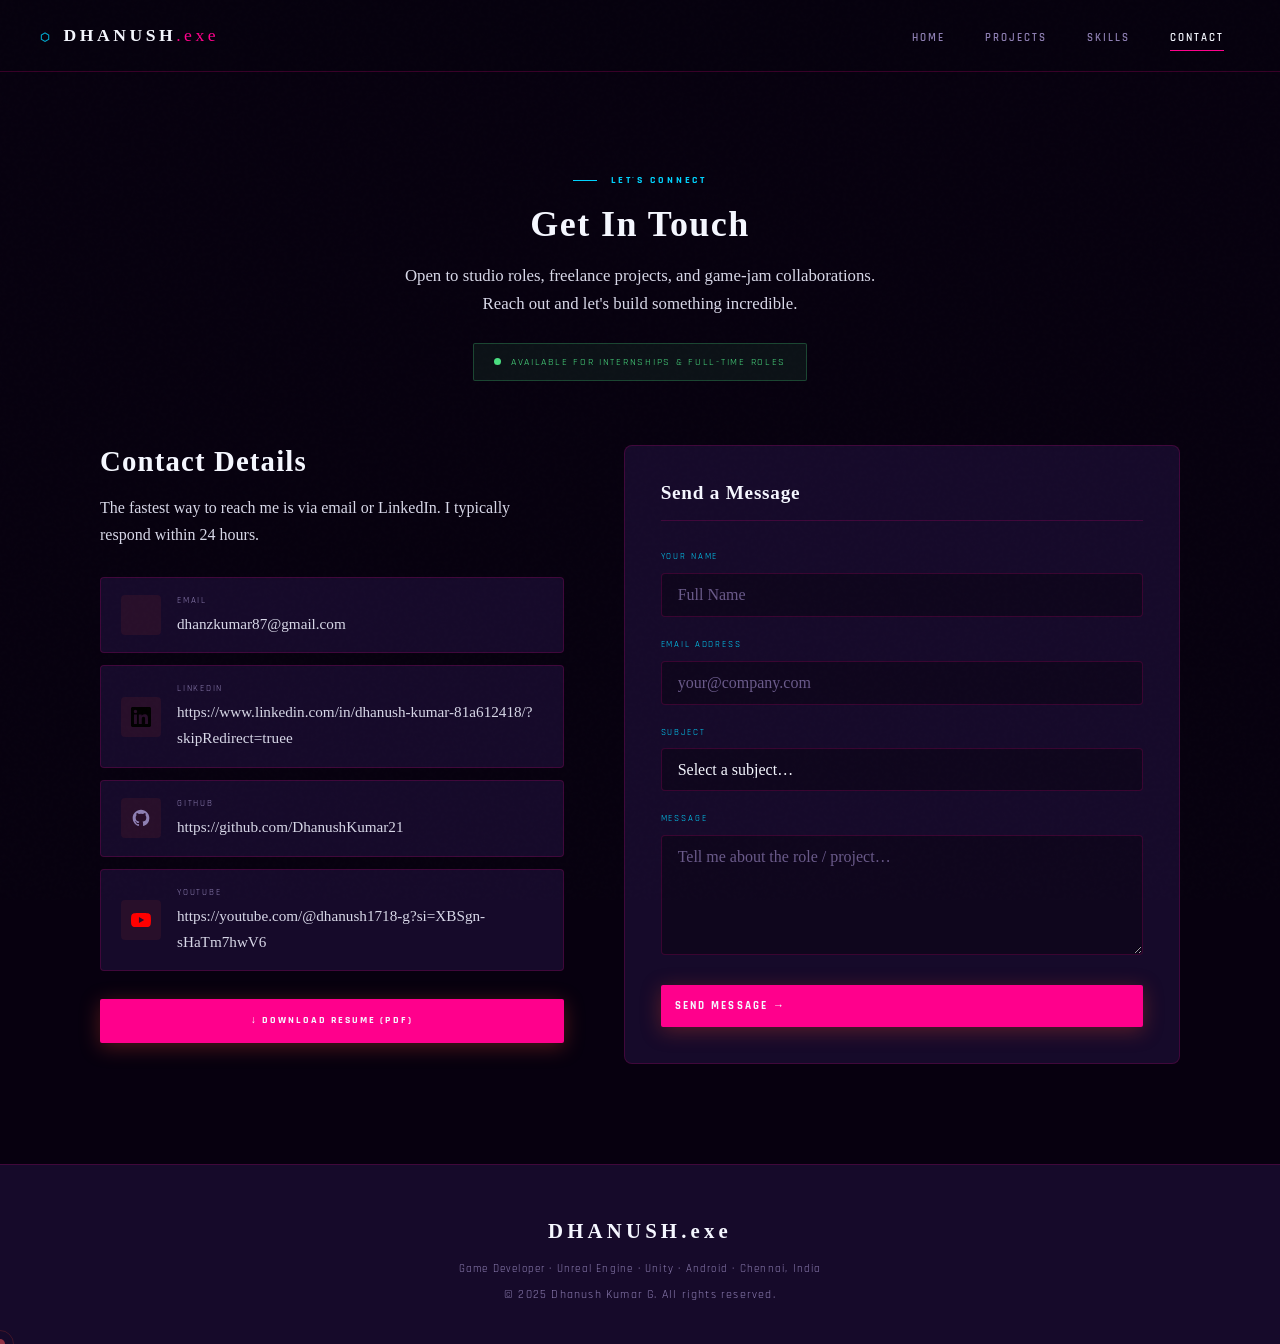
<file: contact.html>
<!DOCTYPE html>
<html lang="en">
<head>
  <meta charset="UTF-8">
  <meta name="viewport" content="width=device-width, initial-scale=1.0">
  <title>Contact | Dhanush Kumar G</title>

  <link rel="preconnect" href="https://fonts.googleapis.com">
  <link rel="preconnect" href="https://fonts.gstatic.com" crossorigin>
  <link href="https://fonts.googleapis.com/css2?family=Orbitron:wght@400;700;900&family=Rajdhani:wght@300;400;500;600;700&display=swap" rel="stylesheet">

  <link rel="stylesheet" href="style.css">
</head>
<body>

<!-- ============================================================
     NAVBAR
     ============================================================ -->
<nav class="navbar">
  <a href="index.html" class="logo-link"><h2 class="logo">DHANUSH<span>.exe</span></h2></a>

  <button class="nav-toggle" id="navToggle" aria-label="Toggle navigation">
    <span></span><span></span><span></span>
  </button>

  <ul class="nav-links" id="navLinks">
    <li><a href="index.html">Home</a></li>
    <li><a href="projects.html">Projects</a></li>
    <li><a href="skills.html">Skills</a></li>
    <li><a href="contact.html" class="active">Contact</a></li>
  </ul>
</nav>

<div class="page-content">
  <div class="section">

    <!-- Header -->
    <div style="text-align:center;margin-bottom:64px;" class="reveal">
      <div class="section-label" style="justify-content:center;">Let's Connect</div>
      <h1 style="color:var(--white);">Get In <span style="color:var(--orange)">Touch</span></h1>
      <p style="max-width:500px;margin:16px auto 24px;">
        Open to studio roles, freelance projects, and game-jam collaborations.
        Reach out and let's build something incredible.
      </p>

      <!-- Availability badge -->
      <div class="avail-badge">
        <span class="avail-dot"></span>
        <!-- 🔥 REPLACE: Change to "Not Available" if not looking -->
        Available for Internships &amp; Full-Time Roles
      </div>
    </div>

    <div class="contact-wrap">

      <!-- ── LEFT: Contact Info ── -->
      <div class="contact-info reveal">
        <h2>Contact Details</h2>
        <p>
          The fastest way to reach me is via email or LinkedIn. I typically
          respond within 24 hours.
        </p>

        <div class="contact-links">

          <!-- EMAIL — 🔥 REPLACE: your real email -->
          <a href="mailto:dhanzkumar87@gmail.com" class="contact-link-item">
            <div class="contact-link-icon">
              <svg viewBox="0 0 24 24" fill="none" stroke="var(--orange)" stroke-width="1.5" width="20" height="20">
                <path d="M4 4h16c1.1 0 2 .9 2 2v12c0 1.1-.9 2-2 2H4c-1.1 0-2-.9-2-2V6c0-1.1.9-2 2-2z"/>
                <polyline points="22,6 12,13 2,6"/>
              </svg>
            </div>
            <div>
              <div class="contact-link-label">Email</div>
              <!-- 🔥 REPLACE -->
              <div class="contact-link-value">dhanzkumar87@gmail.com</div>
            </div>
          </a>

          <!-- PHONE (optional) — 🔥 REPLACE or remove this block -->
          <!-- <a href="tel:+91XXXXXXXXXX" class="contact-link-item">
            <div class="contact-link-icon">
              <svg viewBox="0 0 24 24" fill="none" stroke="var(--orange)" stroke-width="1.5" width="20" height="20">
                <path d="M22 16.92v3a2 2 0 0 1-2.18 2 19.79 19.79 0 0 1-8.63-3.07A19.5 19.5 0 0 1 4.69 13 19.79 19.79 0 0 1 1.61 4.45 2 2 0 0 1 3.58 2.25h3a2 2 0 0 1 2 1.72c.127.96.361 1.903.7 2.81a2 2 0 0 1-.45 2.11L7.91 9.91a16 16 0 0 0 6 6l1.27-1.27a2 2 0 0 1 2.11-.45c.907.339 1.85.573 2.81.7A2 2 0 0 1 22 16.92z"/>
              </svg>
            </div>
            <div>
              <div class="contact-link-label">Phone</div>
              
              <div class="contact-link-value">+91 XXXXX XXXXX</div>
            </div>
          </a> -->

          <!-- LINKEDIN — 🔥 REPLACE href and username -->
          <a href="https://www.linkedin.com/in/dhanush-kumar-81a612418/?skipRedirect=true" target="_blank" class="contact-link-item">
            <div class="contact-link-icon">
              <svg viewBox="0 0 24 24" fill="var(--cyan)" width="20" height="20">
                <path d="M20.447 20.452h-3.554v-5.569c0-1.328-.027-3.037-1.852-3.037-1.853 0-2.136 1.445-2.136 2.939v5.667H9.351V9h3.414v1.561h.046c.477-.9 1.637-1.85 3.37-1.85 3.601 0 4.267 2.37 4.267 5.455v6.286zM5.337 7.433a2.062 2.062 0 0 1-2.063-2.065 2.064 2.064 0 1 1 2.063 2.065zm1.782 13.019H3.555V9h3.564v11.452zM22.225 0H1.771C.792 0 0 .774 0 1.729v20.542C0 23.227.792 24 1.771 24h20.451C23.2 24 24 23.227 24 22.271V1.729C24 .774 23.2 0 22.222 0h.003z"/>
              </svg>
            </div>
            <div>
              <div class="contact-link-label">LinkedIn</div>
              <!-- 🔥 REPLACE -->
              <div class="contact-link-value">https://www.linkedin.com/in/dhanush-kumar-81a612418/?skipRedirect=truee</div>
            </div>
          </a>

          <!-- GITHUB — 🔥 REPLACE href and username -->
          <a href="https://github.com/DhanushKumar21" target="_blank" class="contact-link-item">
            <div class="contact-link-icon">
              <svg viewBox="0 0 24 24" fill="var(--muted)" width="20" height="20">
                <path d="M12 2C6.477 2 2 6.484 2 12.017c0 4.425 2.865 8.18 6.839 9.504.5.092.682-.217.682-.483 0-.237-.008-.868-.013-1.703-2.782.605-3.369-1.343-3.369-1.343-.454-1.158-1.11-1.466-1.11-1.466-.908-.62.069-.608.069-.608 1.003.07 1.531 1.032 1.531 1.032.892 1.53 2.341 1.088 2.91.832.092-.647.35-1.088.636-1.338-2.22-.253-4.555-1.113-4.555-4.951 0-1.093.39-1.988 1.029-2.688-.103-.253-.446-1.272.098-2.65 0 0 .84-.27 2.75 1.026A9.564 9.564 0 0 1 12 6.844a9.59 9.59 0 0 1 2.504.337c1.909-1.296 2.747-1.027 2.747-1.027.546 1.379.202 2.398.1 2.651.64.7 1.028 1.595 1.028 2.688 0 3.848-2.339 4.695-4.566 4.943.359.309.678.92.678 1.855 0 1.338-.012 2.419-.012 2.747 0 .268.18.58.688.482A10.019 10.019 0 0 0 22 12.017C22 6.484 17.522 2 12 2z"/>
              </svg>
            </div>
            <div>
              <div class="contact-link-label">GitHub</div>
              <!-- 🔥 REPLACE -->
              <div class="contact-link-value">https://github.com/DhanushKumar21</div>
            </div>
          </a>

          <!-- YOUTUBE — 🔥 REPLACE href and channel name -->
          <a href="https://youtube.com/@dhanush1718-g?si=XBSgn-sHaTm7hwV6" target="_blank" class="contact-link-item">
            <div class="contact-link-icon">
              <svg viewBox="0 0 24 24" fill="#ff0000" width="20" height="20">
                <path d="M23.498 6.186a3.016 3.016 0 0 0-2.122-2.136C19.505 3.545 12 3.545 12 3.545s-7.505 0-9.377.505A3.017 3.017 0 0 0 .502 6.186C0 8.07 0 12 0 12s0 3.93.502 5.814a3.016 3.016 0 0 0 2.122 2.136c1.871.505 9.376.505 9.376.505s7.505 0 9.377-.505a3.015 3.015 0 0 0 2.122-2.136C24 15.93 24 12 24 12s0-3.93-.502-5.814zM9.545 15.568V8.432L15.818 12l-6.273 3.568z"/>
              </svg>
            </div>
            <div>
              <div class="contact-link-label">YouTube</div>
              <!-- 🔥 REPLACE -->
              <div class="contact-link-value">https://youtube.com/@dhanush1718-g?si=XBSgn-sHaTm7hwV6</div>
            </div>
          </a>

        </div><!-- /contact-links -->

        <!-- Resume download -->
        <div style="margin-top:28px;">
          <!-- 🔥 REPLACE: Link to your resume PDF placed in assets/resume.pdf -->
          <a href="resources/DhanushResume.pdf" download class="btn btn-primary" style="width:100%;text-align:center;display:block;">
            ↓ Download Resume (PDF)
          </a>
        </div>

      </div><!-- /contact-info -->

      <!-- ── RIGHT: Contact Form ── -->
      <!--
        NOTE: This form needs a backend or service to actually send emails.
        Easy options:
          • Formspree: https://formspree.io  — replace action="..." below
          • Netlify Forms: add netlify attribute if hosted on Netlify
          • Vercel + Resend/SendGrid for API route
        🔥 REPLACE: Set the action URL after setting up your form service
      -->
      <div class="contact-form reveal">
        <h3>Send a Message</h3>

        <form id="contactForm" action="https://formspree.io/f/YOUR_FORMSPREE_ID" method="POST">
          <!-- 🔥 REPLACE YOUR_FORMSPREE_ID with your Formspree form ID -->

          <div class="form-group">
            <label for="name">Your Name</label>
            <input type="text" id="name" name="name" placeholder="Full Name" required>
          </div>

          <div class="form-group">
            <label for="email">Email Address</label>
            <input type="email" id="email" name="email" placeholder="your@company.com" required>
          </div>

          <div class="form-group">
            <label for="subject">Subject</label>
            <select id="subject" name="subject">
              <option value="">Select a subject…</option>
              <option value="job">Job / Internship Opportunity</option>
              <option value="freelance">Freelance Project</option>
              <option value="collab">Game Jam / Collaboration</option>
              <option value="other">Other</option>
            </select>
          </div>

          <div class="form-group">
            <label for="message">Message</label>
            <textarea id="message" name="message" placeholder="Tell me about the role / project…" required></textarea>
          </div>

          <button type="submit" class="btn btn-primary" style="width:100%;font-size:0.7rem;padding:14px;">
            Send Message →
          </button>

          <!-- Success / error feedback -->
          <div id="formMsg" style="display:none;margin-top:16px;padding:12px;border-radius:var(--radius);font-family:var(--font-h);font-size:0.65rem;letter-spacing:0.1em;text-align:center;"></div>
        </form>
      </div>

    </div><!-- /contact-wrap -->

  </div>
</div>

<!-- ============================================================
     FOOTER
     ============================================================ -->
<footer>
  <div class="footer-logo">DHANUSH<span style="color:var(--cyan)">.exe</span></div>
  <p>Game Developer · Unreal Engine · Unity · Android · Chennai, India</p>
  <p style="font-size:0.75rem;">© 2025 Dhanush Kumar G. All rights reserved.</p>
</footer>

<script src="script.js"></script>
</body>
</html>
</file>
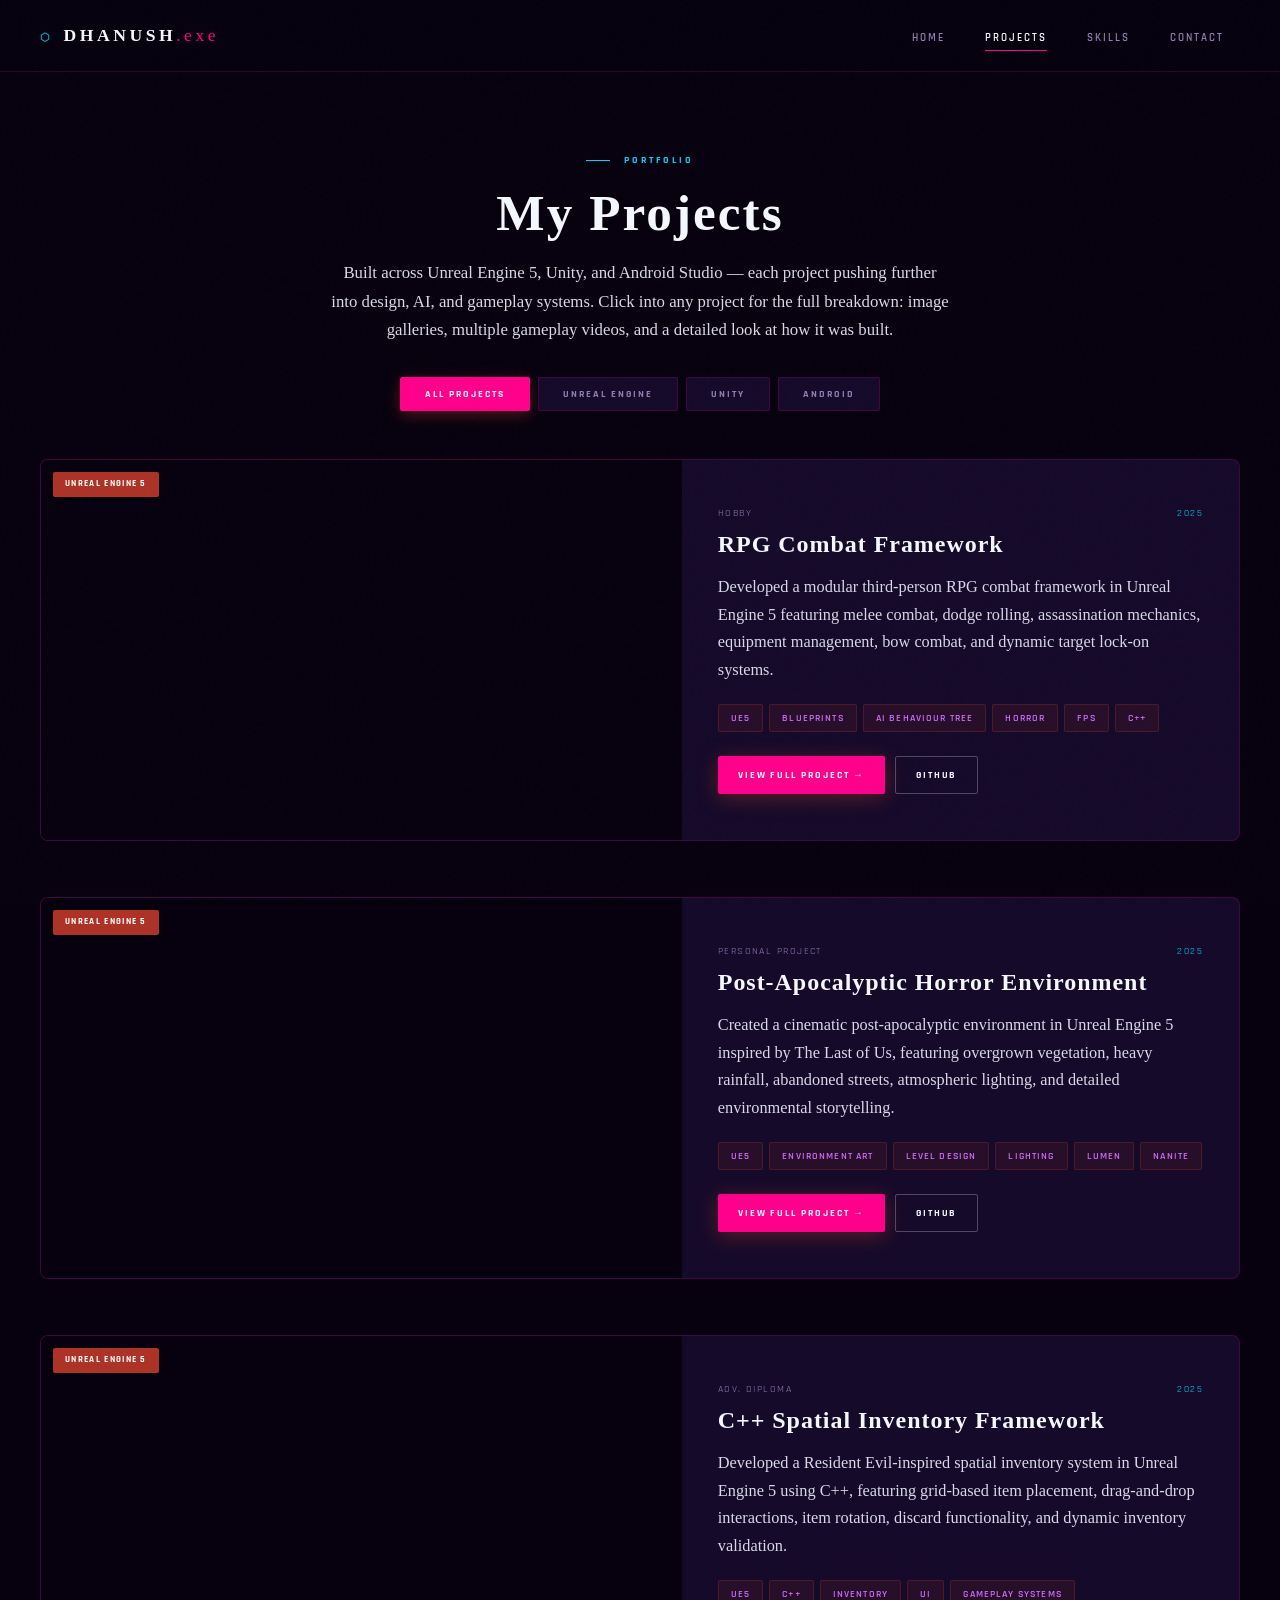
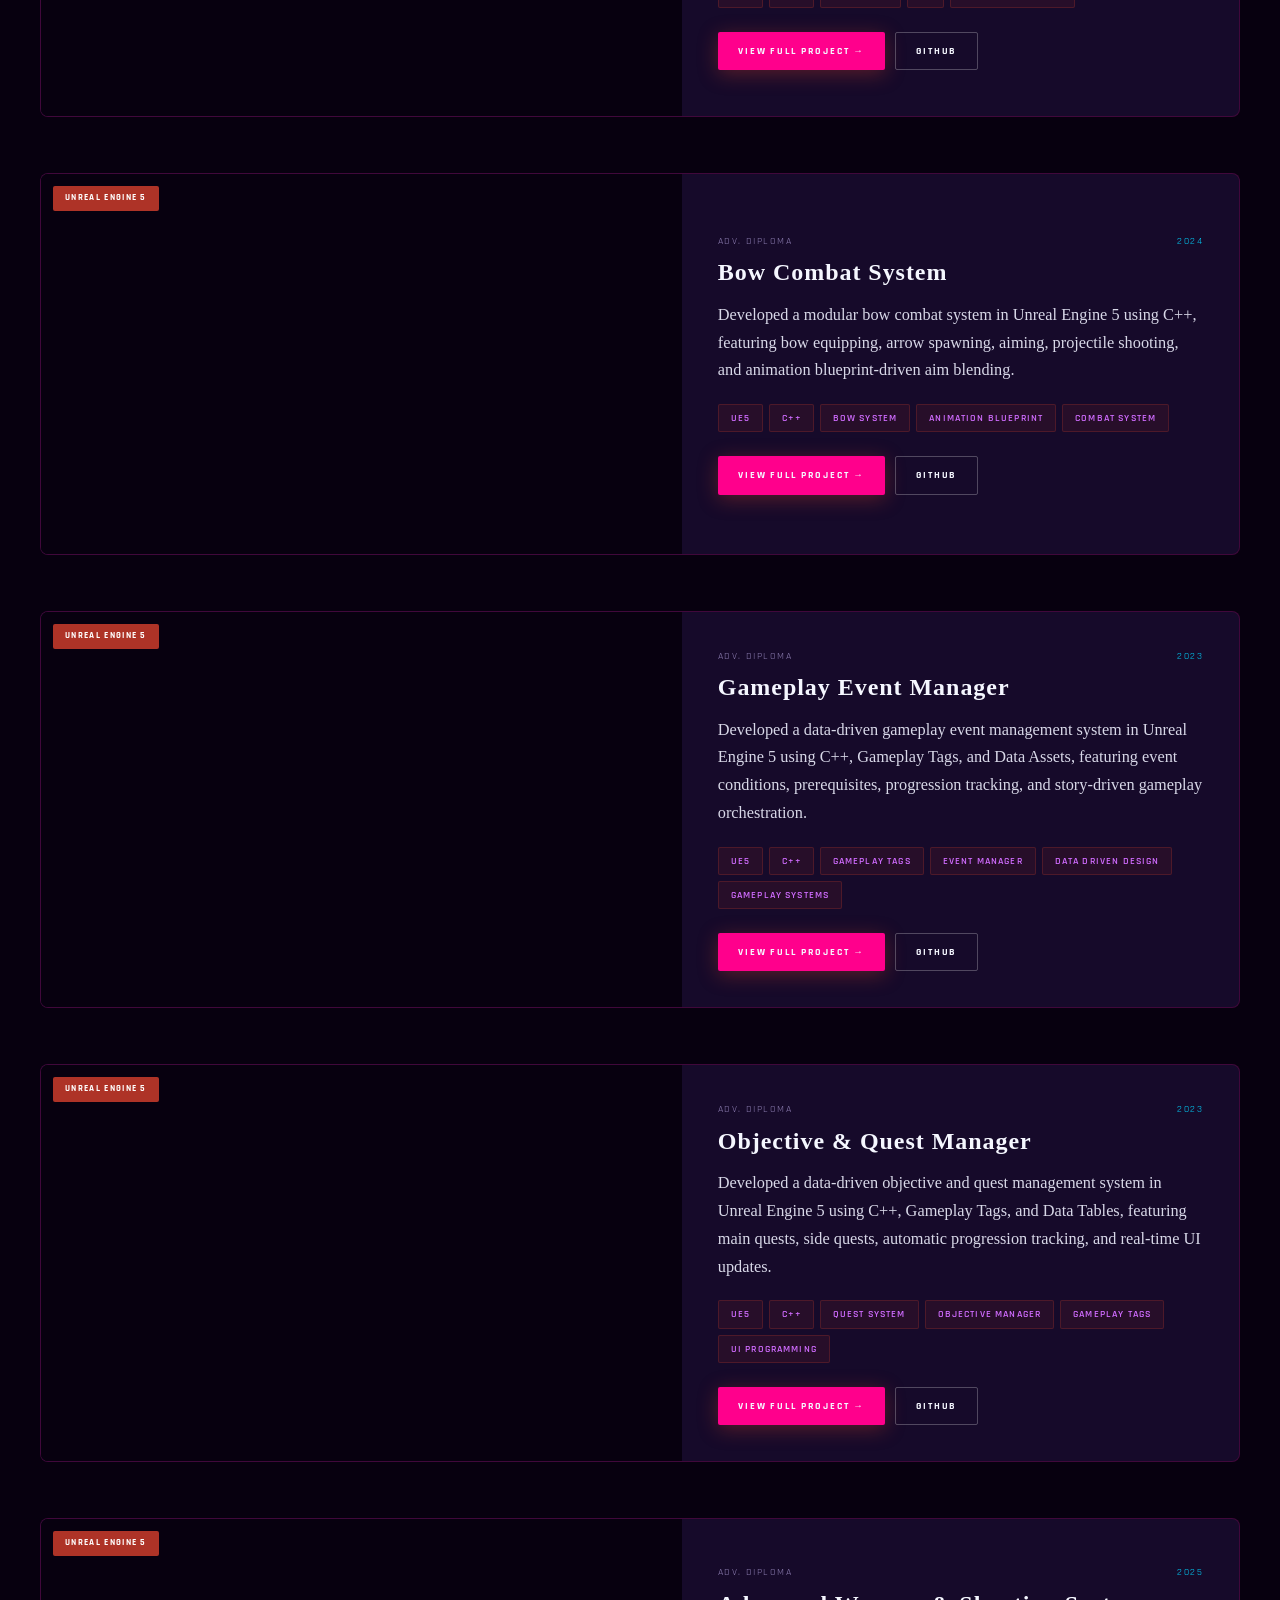
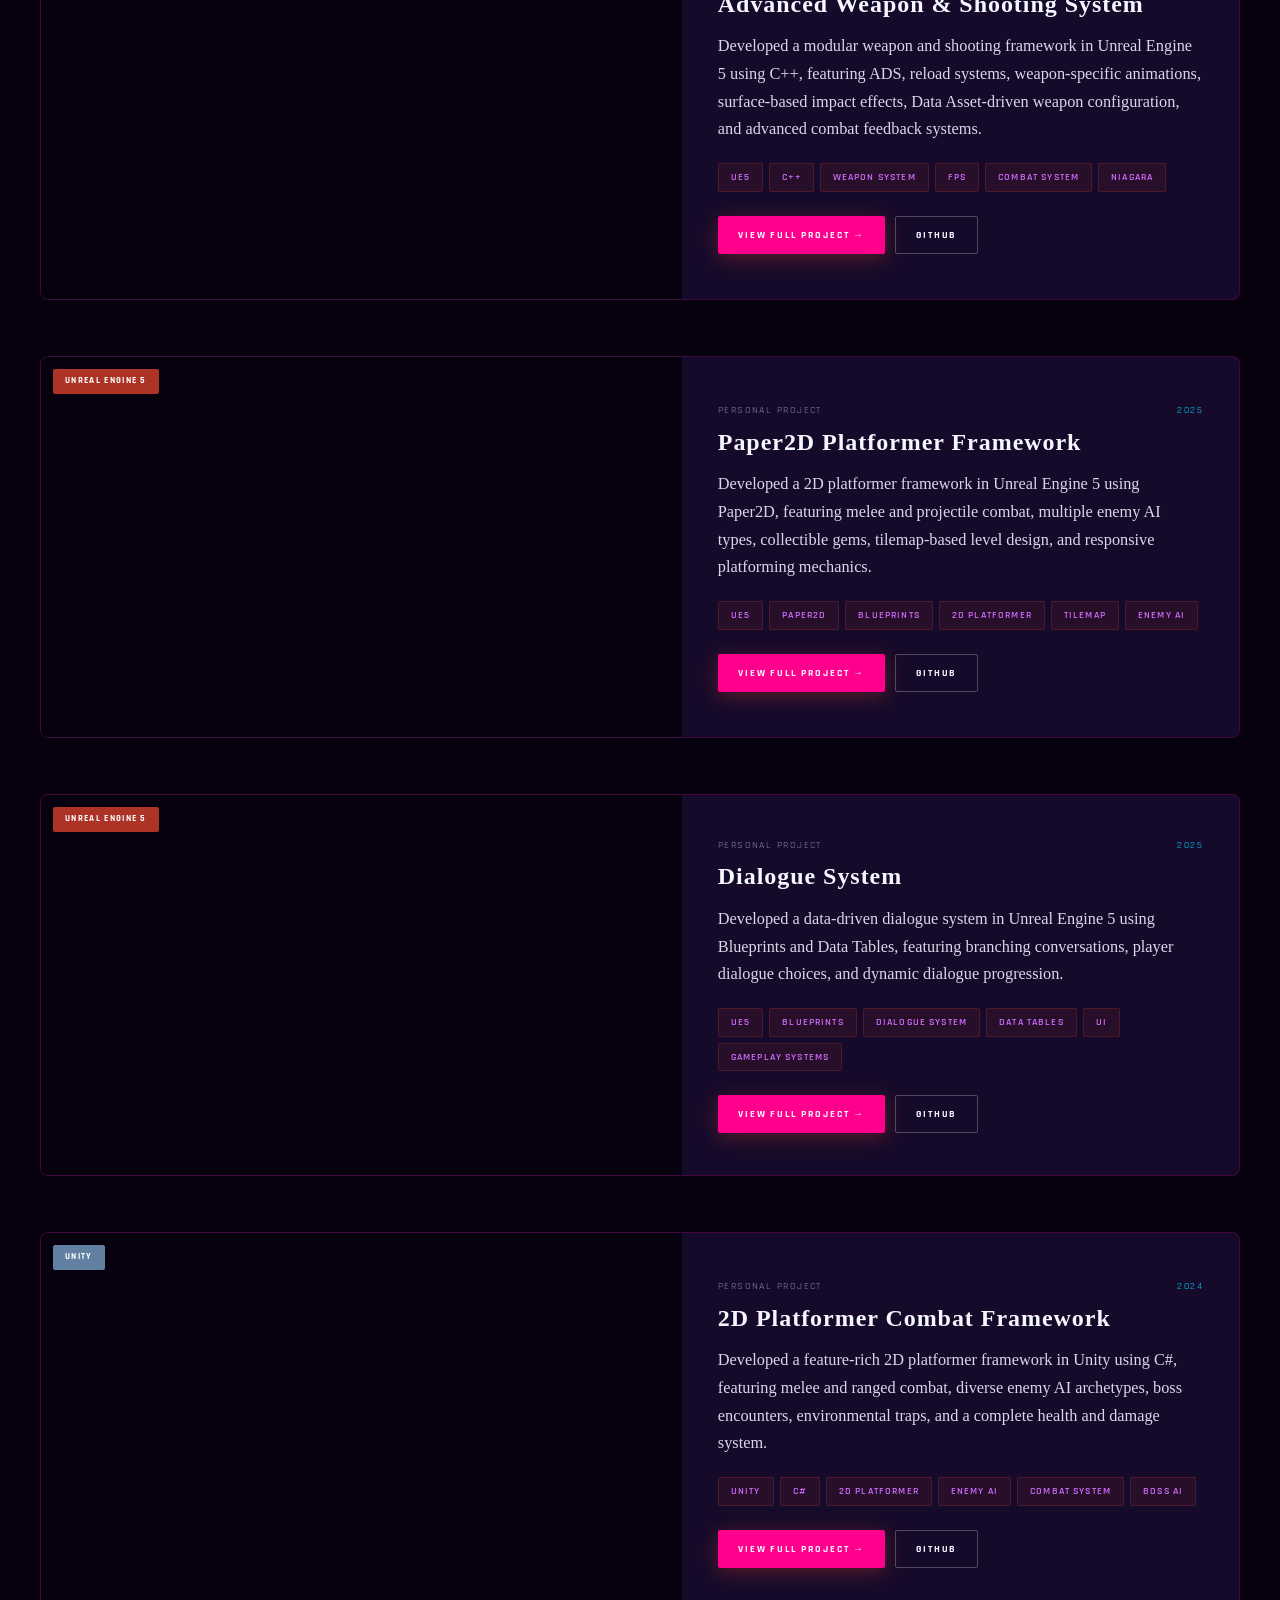
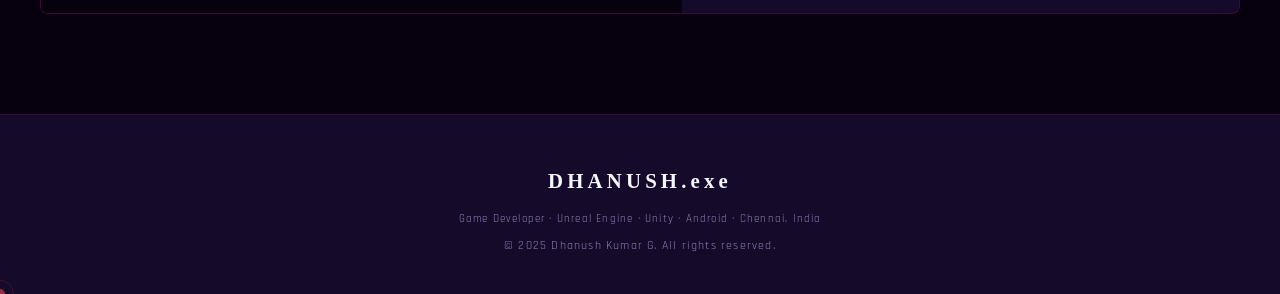
<file: projects.html>
<!DOCTYPE html>
<html lang="en">
<head>
  <meta charset="UTF-8">
  <meta name="viewport" content="width=device-width, initial-scale=1.0">
  <title>Projects | Dhanush Kumar G</title>

  <link rel="preconnect" href="https://fonts.googleapis.com">
  <link rel="preconnect" href="https://fonts.gstatic.com" crossorigin>
  <link href="https://fonts.googleapis.com/css2?family=Orbitron:wght@400;700;900&family=Rajdhani:wght@300;400;500;600;700&display=swap" rel="stylesheet">

  <link rel="stylesheet" href="style.css">
</head>
<body>

<!-- ============================================================
     NAVBAR
     ============================================================ -->
<nav class="navbar">
  <a href="index.html" class="logo-link"><h2 class="logo">DHANUSH<span>.exe</span></h2></a>

  <button class="nav-toggle" id="navToggle" aria-label="Toggle navigation">
    <span></span><span></span><span></span>
  </button>

  <ul class="nav-links" id="navLinks">
    <li><a href="index.html">Home</a></li>
    <li><a href="projects.html" class="active">Projects</a></li>
    <li><a href="skills.html">Skills</a></li>
    <li><a href="contact.html">Contact</a></li>
  </ul>
</nav>

<!-- ============================================================
     PAGE HEADER
     ============================================================ -->
<div class="page-content">
  <div class="projects-header reveal">
    <div class="section-label" style="justify-content:center;">Portfolio</div>
    <h1 style="color:var(--white);">My <span style="color:var(--orange)">Projects</span></h1>
    <p style="max-width:620px;margin:16px auto 0;">
      Built across Unreal Engine 5, Unity, and Android Studio — each project pushing
      further into design, AI, and gameplay systems. Click into any project for the
      full breakdown: image galleries, multiple gameplay videos, and a detailed look
      at how it was built.
    </p>

    <!-- Filter tabs — JS toggles .active and filters .project-card by data-cat -->
    <div class="filter-tabs">
      <button class="filter-tab active" data-filter="all">All Projects</button>
      <button class="filter-tab" data-filter="unreal">Unreal Engine</button>
      <button class="filter-tab" data-filter="unity">Unity</button>
      <button class="filter-tab" data-filter="android">Android</button>
    </div>
  </div>

  <!-- ============================================================
       PROJECT LIST
       This list is generated automatically from projects-data.js —
       you don't need to hand-edit cards here. To add, remove, or
       change a project, edit the PROJECTS array in projects-data.js
       and this page (plus project-detail.html) will update itself.
       Each card shows a swipeable image carousel + video tabs,
       stacked one-by-one (not a grid).
       ============================================================ -->
  <div class="projects-list" id="projectsGrid">
    <!-- Cards injected by projects-grid.js using PROJECTS from projects-data.js -->
  </div>
</div><!-- /page-content -->

<!-- ============================================================
     FOOTER
     ============================================================ -->
<footer>
  <div class="footer-logo">DHANUSH<span style="color:var(--cyan)">.exe</span></div>
  <p>Game Developer · Unreal Engine · Unity · Android · Chennai, India</p>
  <p style="font-size:0.75rem;">© 2025 Dhanush Kumar G. All rights reserved.</p>
</footer>

<script src="projects-data.js"></script>
<script src="script.js"></script>
<script src="projects-grid.js"></script>
</body>
</html>
</file>
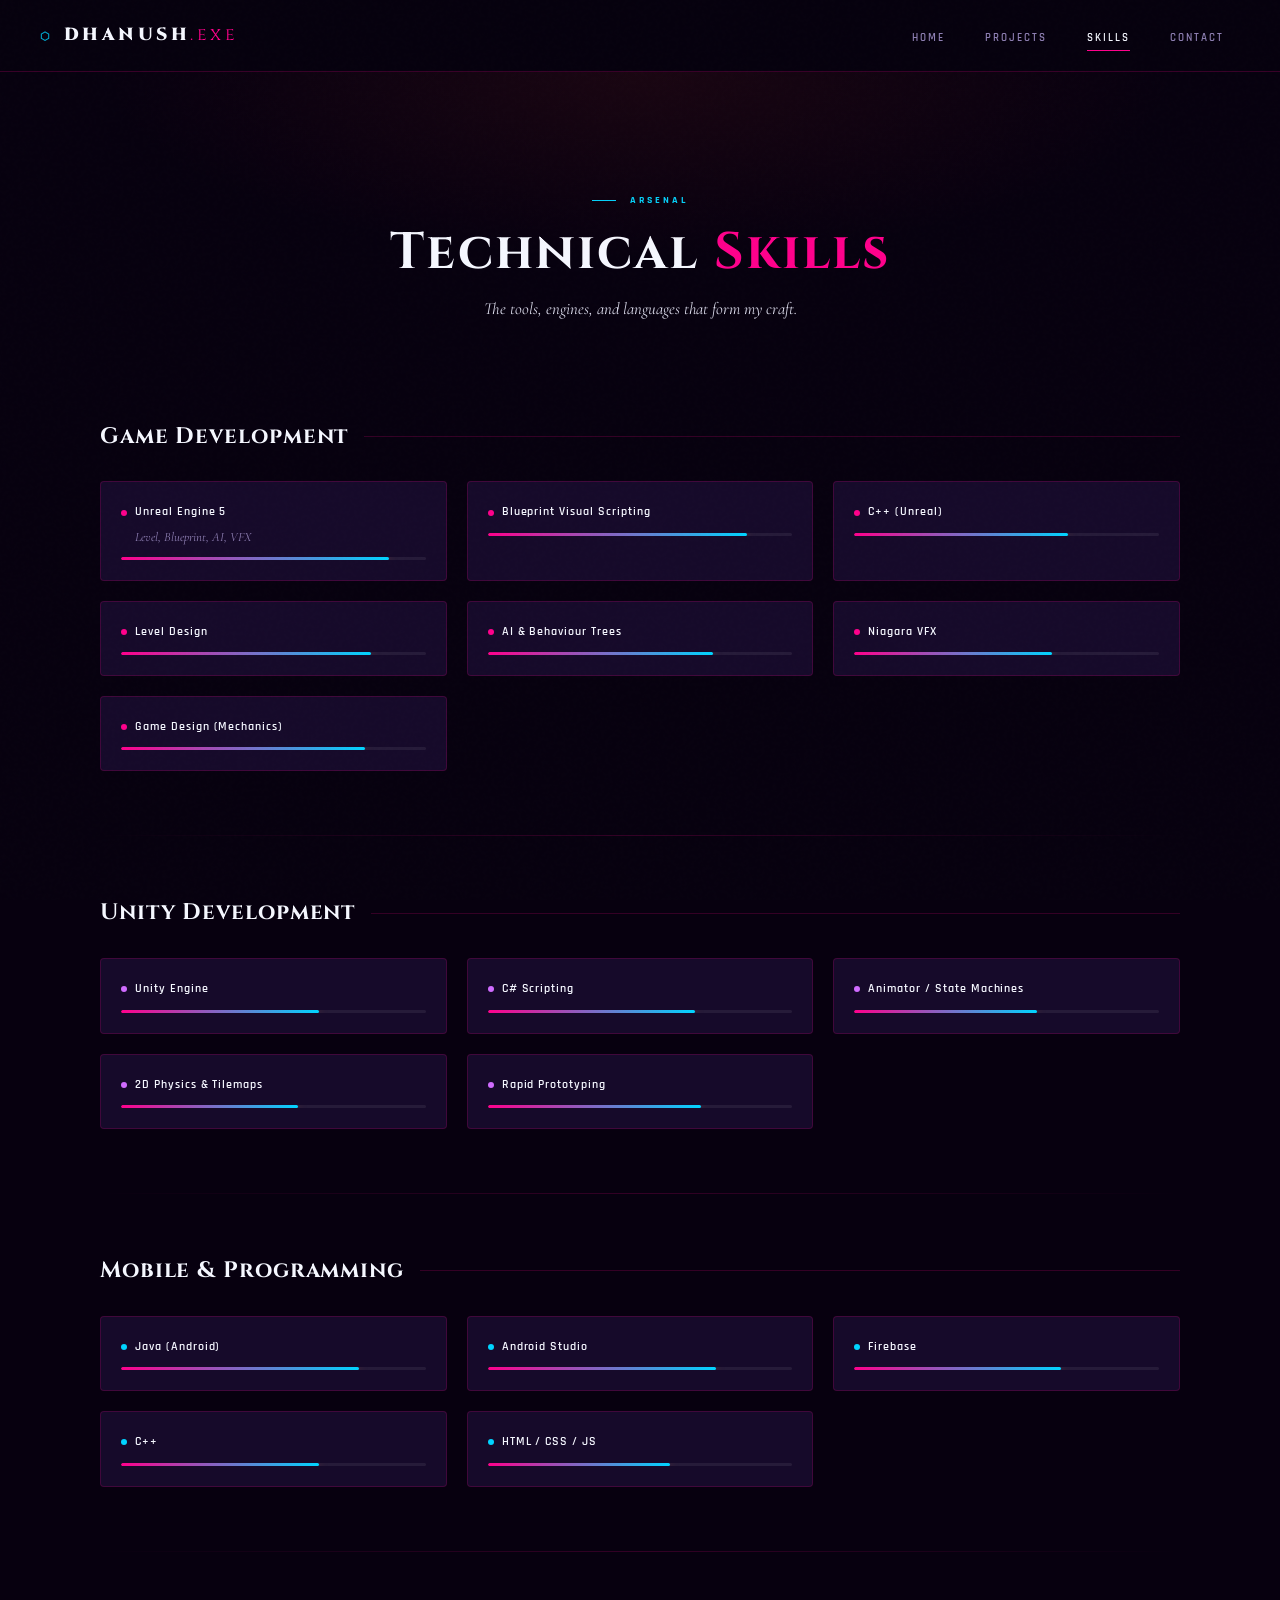
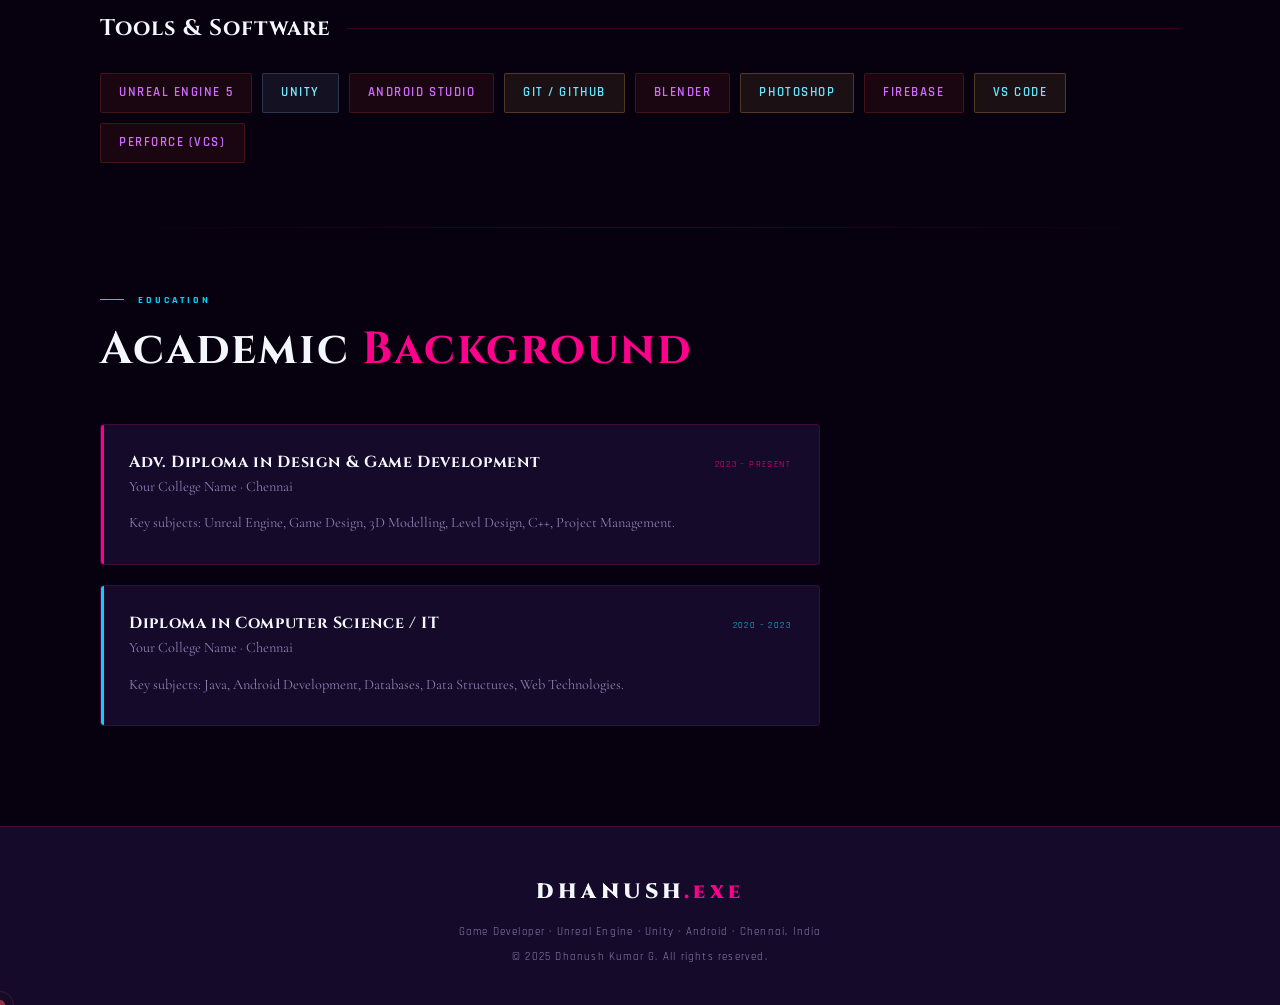
<file: skills.html>
<!DOCTYPE html>
<html lang="en">
<head>
  <meta charset="UTF-8">
  <meta name="viewport" content="width=device-width, initial-scale=1.0">
  <title>Skills | Dhanush Kumar G</title>
  <link rel="preconnect" href="https://fonts.googleapis.com">
  <link rel="preconnect" href="https://fonts.gstatic.com" crossorigin>
  <link href="https://fonts.googleapis.com/css2?family=Cinzel:wght@400;600;700;900&family=Cormorant+Garamond:ital,wght@0,300;0,400;0,600;1,300;1,400&family=Rajdhani:wght@300;400;500;600;700&display=swap" rel="stylesheet">
  <link rel="stylesheet" href="style.css">
  <style>
    .skills-hero {
      position: relative;
      padding: 120px 40px 60px;
      text-align: center;
      overflow: hidden;
    }
    .skills-hero::before {
      content: '';
      position: absolute;
      inset: 0;
      background: radial-gradient(ellipse 70% 100% at 50% 0%, rgba(192,57,43,0.1) 0%, transparent 60%);
      pointer-events: none;
    }
    .skills-hero h1 { font-size: clamp(2rem,5vw,3.2rem); }

    /* Category header */
    .cat-header {
      display: flex;
      align-items: center;
      gap: 16px;
      margin-bottom: 32px;
    }
    .cat-header h2 {
      font-size: 1.4rem;
      color: var(--white);
    }
    .cat-header::after {
      content: '';
      flex: 1;
      height: 1px;
      background: var(--border);
    }

    /* Tool tags grid */
    .tools-wrap {
      display: flex;
      flex-wrap: wrap;
      gap: 10px;
    }

    /* Education cards */
    .edu-stack { display: flex; flex-direction: column; gap: 20px; max-width: 720px; }
    .edu-card-header {
      display: flex;
      justify-content: space-between;
      align-items: flex-start;
      flex-wrap: wrap;
      gap: 8px;
      margin-bottom: 12px;
    }
    .edu-card h3 { font-size: 1rem; color: var(--white); margin-bottom: 4px; }
    .edu-card p  { font-size: 0.9rem; color: var(--muted); margin: 0; }
    .edu-year {
      font-family: var(--font-ui);
      font-size: 0.58rem;
      letter-spacing: 0.15em;
      text-transform: uppercase;
      color: var(--crimson);
      padding-top: 4px;
      white-space: nowrap;
    }
    .edu-year.gold { color: var(--gold); }
    .edu-note { font-size: 0.85rem; color: var(--muted); margin-top: 10px; }
  </style>
</head>
<body>


<!-- NAVBAR -->
<nav class="navbar" id="navbar">
  <a href="index.html" class="logo-link"><h2 class="logo">DHANUSH<span>.exe</span></h2></a>
  <button class="nav-toggle" id="navToggle" aria-label="Toggle navigation">
    <span></span><span></span><span></span>
  </button>
  <ul class="nav-links" id="navLinks">
    <li><a href="index.html">Home</a></li>
    <li><a href="projects.html">Projects</a></li>
    <li><a href="skills.html" class="active">Skills</a></li>
    <li><a href="contact.html">Contact</a></li>
  </ul>
</nav>

<div class="page-content">

  <!-- HERO -->
  <div class="skills-hero reveal">
    <div class="section-label" style="justify-content:center;">Arsenal</div>
    <h1 style="color:var(--white);">Technical <span style="color:var(--crimson)">Skills</span></h1>
    <p style="max-width:480px;margin:12px auto 0;font-style:italic;">
      The tools, engines, and languages that form my craft.
    </p>
  </div>

  <div class="section" style="padding-top:40px;">

    <!-- GAME DEV -->
    <div class="reveal" style="margin-bottom:64px;">
      <div class="cat-header">
        <h2>Game Development</h2>
      </div>
      <div class="skills-grid">
        <div class="skill-item reveal">
          <div class="skill-name"><span class="skill-dot"></span>Unreal Engine 5</div>
          <div style="font-size:0.8rem;color:var(--muted);margin:-6px 0 8px;padding-left:14px;font-style:italic;">Level, Blueprint, AI, VFX</div>
          <div class="skill-bar-track"><div class="skill-bar" data-width="88"></div></div>
        </div>
        <div class="skill-item reveal">
          <div class="skill-name"><span class="skill-dot"></span>Blueprint Visual Scripting</div>
          <div class="skill-bar-track"><div class="skill-bar" data-width="85"></div></div>
        </div>
        <div class="skill-item reveal">
          <div class="skill-name"><span class="skill-dot"></span>C++ (Unreal)</div>
          <div class="skill-bar-track"><div class="skill-bar" data-width="70"></div></div>
        </div>
        <div class="skill-item reveal">
          <div class="skill-name"><span class="skill-dot"></span>Level Design</div>
          <div class="skill-bar-track"><div class="skill-bar" data-width="82"></div></div>
        </div>
        <div class="skill-item reveal">
          <div class="skill-name"><span class="skill-dot"></span>AI &amp; Behaviour Trees</div>
          <div class="skill-bar-track"><div class="skill-bar" data-width="74"></div></div>
        </div>
        <div class="skill-item reveal">
          <div class="skill-name"><span class="skill-dot"></span>Niagara VFX</div>
          <div class="skill-bar-track"><div class="skill-bar" data-width="65"></div></div>
        </div>
        <div class="skill-item reveal">
          <div class="skill-name"><span class="skill-dot"></span>Game Design (Mechanics)</div>
          <div class="skill-bar-track"><div class="skill-bar" data-width="80"></div></div>
        </div>
      </div>
    </div>

    <div class="divider" style="margin:0 0 64px;"></div>

    <!-- UNITY -->
    <div class="reveal" style="margin-bottom:64px;">
      <div class="cat-header">
        <h2>Unity Development</h2>
      </div>
      <div class="skills-grid">
        <div class="skill-item reveal">
          <div class="skill-name"><span class="skill-dot blush"></span>Unity Engine</div>
          <div class="skill-bar-track"><div class="skill-bar" data-width="65"></div></div>
        </div>
        <div class="skill-item reveal">
          <div class="skill-name"><span class="skill-dot blush"></span>C# Scripting</div>
          <div class="skill-bar-track"><div class="skill-bar" data-width="68"></div></div>
        </div>
        <div class="skill-item reveal">
          <div class="skill-name"><span class="skill-dot blush"></span>Animator / State Machines</div>
          <div class="skill-bar-track"><div class="skill-bar" data-width="60"></div></div>
        </div>
        <div class="skill-item reveal">
          <div class="skill-name"><span class="skill-dot blush"></span>2D Physics &amp; Tilemaps</div>
          <div class="skill-bar-track"><div class="skill-bar" data-width="58"></div></div>
        </div>
        <div class="skill-item reveal">
          <div class="skill-name"><span class="skill-dot blush"></span>Rapid Prototyping</div>
          <div class="skill-bar-track"><div class="skill-bar" data-width="70"></div></div>
        </div>
      </div>
    </div>

    <div class="divider" style="margin:0 0 64px;"></div>

    <!-- MOBILE & PROGRAMMING -->
    <div class="reveal" style="margin-bottom:64px;">
      <div class="cat-header">
        <h2>Mobile &amp; Programming</h2>
      </div>
      <div class="skills-grid">
        <div class="skill-item reveal">
          <div class="skill-name"><span class="skill-dot gold"></span>Java (Android)</div>
          <div class="skill-bar-track"><div class="skill-bar" data-width="78"></div></div>
        </div>
        <div class="skill-item reveal">
          <div class="skill-name"><span class="skill-dot gold"></span>Android Studio</div>
          <div class="skill-bar-track"><div class="skill-bar" data-width="75"></div></div>
        </div>
        <div class="skill-item reveal">
          <div class="skill-name"><span class="skill-dot gold"></span>Firebase</div>
          <div class="skill-bar-track"><div class="skill-bar" data-width="68"></div></div>
        </div>
        <div class="skill-item reveal">
          <div class="skill-name"><span class="skill-dot gold"></span>C++</div>
          <div class="skill-bar-track"><div class="skill-bar" data-width="65"></div></div>
        </div>
        <div class="skill-item reveal">
          <div class="skill-name"><span class="skill-dot gold"></span>HTML / CSS / JS</div>
          <div class="skill-bar-track"><div class="skill-bar" data-width="60"></div></div>
        </div>
      </div>
    </div>

    <div class="divider" style="margin:0 0 64px;"></div>

    <!-- TOOLS -->
    <div class="reveal" style="margin-bottom:64px;">
      <div class="cat-header">
        <h2>Tools &amp; Software</h2>
      </div>
      <div class="tools-wrap">
        <span class="tag" style="font-size:0.8rem;padding:8px 18px;">Unreal Engine 5</span>
        <span class="tag" style="font-size:0.8rem;padding:8px 18px;background:rgba(106,140,175,0.12);border-color:rgba(106,140,175,0.3);color:var(--unity-light);">Unity</span>
        <span class="tag" style="font-size:0.8rem;padding:8px 18px;">Android Studio</span>
        <span class="tag gold-tag" style="font-size:0.8rem;padding:8px 18px;">Git / GitHub</span>
        <span class="tag" style="font-size:0.8rem;padding:8px 18px;">Blender</span>
        <span class="tag gold-tag" style="font-size:0.8rem;padding:8px 18px;">Photoshop</span>
        <span class="tag" style="font-size:0.8rem;padding:8px 18px;">Firebase</span>
        <span class="tag gold-tag" style="font-size:0.8rem;padding:8px 18px;">VS Code</span>
        <span class="tag" style="font-size:0.8rem;padding:8px 18px;">Perforce (VCS)</span>
      </div>
    </div>

    <div class="divider" style="margin:0 0 64px;"></div>

    <!-- EDUCATION -->
    <div class="reveal">
      <div class="section-label">Education</div>
      <h2 class="section-title">Academic <span style="color:var(--crimson)">Background</span></h2>

      <div class="edu-stack">

        <!-- 🔥 REPLACE: Education 1 -->
        <div class="edu-card">
          <div class="edu-card-header">
            <div>
              <h3>Adv. Diploma in Design &amp; Game Development</h3>
              <!-- 🔥 REPLACE: College name -->
              <p>Your College Name · Chennai</p>
            </div>
            <!-- 🔥 REPLACE: Year range -->
            <span class="edu-year">2023 – Present</span>
          </div>
          <!-- 🔥 REPLACE: Key subjects -->
          <p class="edu-note">
            Key subjects: Unreal Engine, Game Design, 3D Modelling, Level Design, C++, Project Management.
          </p>
        </div>

        <!-- 🔥 REPLACE: Education 2 -->
        <div class="edu-card gold-accent">
          <div class="edu-card-header">
            <div>
              <!-- 🔥 REPLACE -->
              <h3>Diploma in Computer Science / IT</h3>
              <!-- 🔥 REPLACE -->
              <p>Your College Name · Chennai</p>
            </div>
            <!-- 🔥 REPLACE -->
            <span class="edu-year gold">2020 – 2023</span>
          </div>
          <!-- 🔥 REPLACE -->
          <p class="edu-note">
            Key subjects: Java, Android Development, Databases, Data Structures, Web Technologies.
          </p>
        </div>

      </div>
    </div>

  </div>
</div>

<footer>
  <div class="footer-logo">DHANUSH<span style="color:var(--crimson)">.exe</span></div>
  <p>Game Developer · Unreal Engine · Unity · Android · Chennai, India</p>
  <p style="font-size:0.7rem;">© 2025 Dhanush Kumar G. All rights reserved.</p>
</footer>

<script src="script.js"></script>
</body>
</html>
</file>
<file: style.css>
/* ============================================================
   DHANUSH KUMAR G — Ghost of Tsushima / Autumn Warriors Theme
   Palette: Deep black, crimson red, blush pink, warm white, gold
   ============================================================ */

/* @import url('https://fonts.googleapis.com/css2?family=Cinzel:wght@400;600;700;900&family=Cormorant+Garamond:ital,wght@0,300;0,400;0,600;1,300;1,400&family=Rajdhani:wght@300;400;500;600;700&display=swap'); */

:root {

  /* BACKGROUNDS */
  --black:        #07000F;
  --deep:         #0F0620;
  --surface:      #160A2A;
  --surface2:     #1E1035;

  /* BORDERS */
  --border:       rgba(255, 0, 140, 0.18);
  --border-light: rgba(255, 0, 140, 0.12);

  /* PRIMARY ACCENTS */
  --crimson:      #FF008C;
  --crimson-light:#FF3DA8;

  /* SECONDARY ACCENTS */
  --blush:        #D06CFF;
  --rose:         #B34DFF;
  --pink-soft:    #FFB3EA;

  /* CYAN GLOWS */
  --gold:         #00D4FF;
  --gold-light:   #67E8FF;
  --amber:        #3FE7FF;

  /* TEXT */
  --white:        #F5F7FF;
  --off-white:    #D8D8E8;
  --muted:        #8E7FB3;
  --muted2:       #6A5A8A;

  /* ENGINE COLORS */
  --unity:        #00D4FF;
  --unity-light:  #7DEBFF;

  /* FONTS */
  --font-h:       'Cinzel', serif;
  --font-body:    'Cormorant Garamond', serif;
  --font-ui:      'Rajdhani', sans-serif;

  --radius:       4px;
  --radius-lg:    8px;
  --nav-h:        72px;

  /* GLOWS */
  --glow-red:
    0 0 15px rgba(255,0,140,0.8),
    0 0 30px rgba(255,0,140,0.6),
    0 0 60px rgba(255,0,140,0.4);

  --glow-gold:
    0 0 15px rgba(0,212,255,0.8),
    0 0 30px rgba(0,212,255,0.5),
    0 0 60px rgba(0,212,255,0.3);
}

/* ── RESET ───────────────────────────────────────────────────── */
*, *::before, *::after { box-sizing: border-box; margin: 0; padding: 0; }

html { scroll-behavior: smooth; }

body {
  background: var(--black);
  color: var(--white);
  font-family: var(--font-body);
  font-size: 18px;
  line-height: 1.7;
  overflow-x: hidden;
}

/* Subtle paper-grain overlay */
body::before {
  content: '';
  position: fixed;
  inset: 0;
  background-image: url("data:image/svg+xml,%3Csvg viewBox='0 0 256 256' xmlns='http://www.w3.org/2000/svg'%3E%3Cfilter id='noise'%3E%3CfeTurbulence type='fractalNoise' baseFrequency='0.9' numOctaves='4' stitchTiles='stitch'/%3E%3C/filter%3E%3Crect width='100%25' height='100%25' filter='url(%23noise)' opacity='0.04'/%3E%3C/svg%3E");
  pointer-events: none;
  z-index: 9999;
  opacity: 0.35;
}

img { max-width: 100%; display: block; }
a { text-decoration: none; color: inherit; }

h1, h2, h3, h4 {
  font-family: var(--font-h);
  line-height: 1.15;
  font-weight: 700;
  letter-spacing: 0.04em;
}

p { font-family: var(--font-body); color: var(--off-white); font-size: 1.05rem; }

/* ── SCROLLBAR ───────────────────────────────────────────────── */
::-webkit-scrollbar { width: 5px; }
::-webkit-scrollbar-track { background: var(--deep); }
::-webkit-scrollbar-thumb { background: var(--crimson); border-radius: 2px; }

/* ── NAVBAR ──────────────────────────────────────────────────── */
.navbar {
  position: fixed;
  top: 0; left: 0; right: 0;
  height: var(--nav-h);
  display: flex;
  align-items: center;
  justify-content: space-between;
  padding: 0 40px;
  z-index: 1000;
  background:
  rgba(7,0,15,0.75);
  border-bottom: 1px solid var(--border);
  backdrop-filter: blur(18px);
  transition: all 0.3s ease;
  border-bottom:
    1px solid rgba(255,0,140,.20);
}

.navbar.scrolled {
  background: rgba(10,7,5,0.97);
  box-shadow: 0 4px 40px rgba(0,0,0,0.6), 0 1px 0 rgba(192,57,43,0.3);
}

.logo-link {
  text-decoration: none;
  display: inline-flex;
  align-items: center;
}

.logo {
  font-family: var(--font-h);
  font-size: 1.1rem;
  font-weight: 900;
  letter-spacing: 0.2em;
  color: var(--white);
  cursor: pointer;
}
.logo span {
  color: var(--crimson);
  font-weight: 400;
}

/* Decorative mon/crest beside logo */
.logo::before {
  content: '⬡';
  color: var(--gold);
  font-size: 0.7rem;
  margin-right: 10px;
  opacity: 0.8;
}

.nav-links {
  display: flex;
  list-style: none;
  gap: 8px;
  align-items: center;
}

.nav-links a {
  font-family: var(--font-ui);
  font-size: 0.7rem;
  font-weight: 600;
  letter-spacing: 0.18em;
  text-transform: uppercase;
  color: var(--muted);
  padding: 8px 16px;
  position: relative;
  transition: color 0.3s ease;
}

.nav-links a::after {
  content: '';
  position: absolute;
  bottom: 2px; left: 50%; right: 50%;
  height: 1px;
  background: var(--crimson);
  transition: left 0.3s ease, right 0.3s ease;
}

.nav-links a:hover,
.nav-links a.active {
  color: var(--white);
}

.nav-links a:hover::after,
.nav-links a.active::after {
  left: 16px; right: 16px;
}

.nav-toggle {
  display: none;
  flex-direction: column;
  gap: 5px;
  background: none;
  border: none;
  cursor: pointer;
  padding: 4px;
}
.nav-toggle span {
  display: block;
  width: 22px;
  height: 1px;
  background: var(--white);
  transition: transform 0.3s;
}

/* ── HERO — GAME LOBBY STYLE ─────────────────────────────────── */
.hero {
  position: relative;
  min-height: 100vh;
  display: flex;
  align-items: flex-end;
  overflow: hidden;
}

/* Dark atmospheric background */
.hero-bg {
  position: absolute;
  inset: 0;

  background:
    radial-gradient(circle at 20% 30%,
      rgba(255,0,140,0.35) 0%,
      transparent 35%),

    radial-gradient(circle at 80% 20%,
      rgba(0,212,255,0.18) 0%,
      transparent 35%),

    linear-gradient(
      135deg,
      #05010A 0%,
      #12051E 30%,
      #180824 60%,
      #090014 100%
    );
}

/* Japanese torii / gate silhouette atmosphere */
.hero-atmosphere {
  position: absolute;
  inset: 0;
  background:
    radial-gradient(ellipse 80% 40% at 50% 100%, rgba(192,57,43,0.15) 0%, transparent 60%),
    radial-gradient(circle 2px at 20% 25%, rgba(201,152,74,0.6) 0%, transparent 100%),
    radial-gradient(circle 1px at 75% 15%, rgba(201,152,74,0.5) 0%, transparent 100%),
    radial-gradient(circle 1.5px at 60% 35%, rgba(240,196,190,0.4) 0%, transparent 100%);
}

/* Ink brush horizontal divider */
.hero-ink-line {
  position: absolute;
  bottom: 140px;
  left: 0; right: 0;
  height: 1px;
  background: linear-gradient(90deg, transparent 0%, rgba(192,57,43,0.4) 20%, rgba(201,152,74,0.3) 50%, rgba(192,57,43,0.4) 80%, transparent 100%);
}

/* ── CHARACTER SPACE ─────────────────────────────────────────── */
.hero-character-zone {
  position: absolute;
  right: 0;
  top: 0;
  bottom: 0;
  width: 55%;
  display: flex;
  align-items: flex-end;
  justify-content: center;
  padding-bottom: 120px;
}

.character-placeholder {
  width: 100%;
  height: 75vh;
  border: 1px dashed rgba(192,57,43,0.25);
  border-radius: var(--radius-lg);
  display: flex;
  flex-direction: column;
  align-items: center;
  justify-content: center;
  gap: 12px;
  color: var(--muted2);
  font-family: var(--font-ui);
  font-size: 0.65rem;
  letter-spacing: 0.2em;
  text-transform: uppercase;
  background: rgba(192,57,43,0.03);
  margin: 60px 40px 0;
  position: relative;
  overflow: hidden;
}

.character-placeholder::before {
  content: '';
  position: absolute;
  inset: 0;
  background: linear-gradient(180deg, transparent 50%, rgba(10,7,5,0.8) 100%);
}

.character-placeholder svg {
  width: 60px;
  height: 60px;
  opacity: 0.3;
}

/* ACTUAL character image/video — drop in your image here */
.hero-character-img {
  width: 100%;
  height: 75vh;
  object-fit: contain;
  object-position: bottom center;
  filter: drop-shadow(-20px 0 60px rgba(192,57,43,0.3));
  margin: 60px 0 0;
}

.hero-character-video {
  width: 100%;
  height: 75vh;
  object-fit: cover;
  object-position: center;
  border-radius: var(--radius-lg);
  margin: 60px 40px 0;
  opacity: 0.5;
  padding: 50px;
}

/* Vignette on character side */
.hero-character-zone::after {
  content: '';
  position: absolute;
  inset: 0;
  background: linear-gradient(90deg, rgba(10,7,5,0.9) 0%, transparent 30%, transparent 70%, rgba(10,7,5,0.4) 100%);
  pointer-events: none;
}

/* ── HERO CONTENT ────────────────────────────────────────────── */
.hero-content {
  position: relative;
  z-index: 10;
  padding: 0 64px 80px;
  max-width: 580px;
}

.hero-eyebrow {
  display: inline-flex;
  align-items: center;
  gap: 12px;
  font-family: var(--font-ui);
  font-size: 0.6rem;
  font-weight: 700;
  letter-spacing: 0.35em;
  text-transform: uppercase;
  color: var(--gold);
  margin-bottom: 20px;
}
.hero-eyebrow::before,
.hero-eyebrow::after {
  content: '';
  display: block;
  width: 24px;
  height: 1px;
  background: var(--gold);
  opacity: 0.6;
}

.hero-name {
  font-family: var(--font-h);
  font-size: clamp(2.5rem, 6vw, 5rem);
  font-weight: 900;
  line-height: 0.95;
  color: var(--white);
  letter-spacing: 0.02em;
  margin-bottom: 8px;
  text-shadow: 0 4px 40px rgba(0,0,0,0.8);
}

.hero-name .name-accent {
  display: block;
  color: var(--crimson);
  font-style: italic;
  font-weight: 400;
  font-size: 0.75em;
  letter-spacing: 0.06em;
  margin-top: 4px;
}

.hero-role {
  font-family: var(--font-body);
  font-size: 1.1rem;
  font-style: italic;
  color: var(--blush);
  margin: 20px 0 32px;
  letter-spacing: 0.05em;
}
.hero-role .sep {
  color: var(--gold);
  margin: 0 10px;
  font-style: normal;
  opacity: 0.7;
}

.hero-cta {
  display: flex;
  gap: 16px;
  flex-wrap: wrap;
}

/* Pulsing availability indicator */
.hero-availability {
  display: flex;
  align-items: center;
  gap: 10px;
  font-family: var(--font-ui);
  font-size: 0.6rem;
  letter-spacing: 0.15em;
  color: var(--muted);
  margin-top: 24px;
  text-transform: uppercase;
}
.pulse-dot {
  width: 7px; height: 7px;
  border-radius: 50%;
  background: #4ade80;
  animation: pulse-green 2s ease-in-out infinite;
}
@keyframes pulse-green {
  0%, 100% { box-shadow: 0 0 0 0 rgba(74,222,128,0.4); }
  50%       { box-shadow: 0 0 0 6px rgba(74,222,128,0); }
}

/* Scroll hint */
.hero-scroll-hint {
  position: absolute;
  bottom: 32px;
  left: 64px;
  display: flex;
  align-items: center;
  gap: 12px;
  font-family: var(--font-ui);
  font-size: 0.55rem;
  letter-spacing: 0.3em;
  text-transform: uppercase;
  color: var(--muted2);
  z-index: 10;
  animation: bob 2s ease-in-out infinite;
}
@keyframes bob {
  0%, 100% { transform: translateY(0); }
  50%       { transform: translateY(4px); }
}
.hero-scroll-hint::before {
  content: '';
  display: block;
  width: 1px;
  height: 32px;
  background: linear-gradient(180deg, var(--crimson) 0%, transparent 100%);
}

/* ── BUTTONS ─────────────────────────────────────────────────── */
.btn {
  display: inline-flex;
  align-items: center;
  gap: 8px;
  font-family: var(--font-ui);
  font-size: 0.65rem;
  font-weight: 700;
  letter-spacing: 0.2em;
  text-transform: uppercase;
  padding: 13px 28px;
  border-radius: 2px;
  border: none;
  cursor: pointer;
  transition: all 0.3s ease;
  position: relative;
  overflow: hidden;
}

.btn::before {
  content: '';
  position: absolute;
  inset: 0;
  background: rgba(255,255,255,0.05);
  opacity: 0;
  transition: opacity 0.3s;
}
.btn:hover::before { opacity: 1; }

.btn-primary {
  background: var(--crimson);
  color: var(--white);
  box-shadow: 0 4px 20px rgba(192,57,43,0.4);
}
.btn-primary:hover {
  background: var(--crimson-light);
  box-shadow: 0 6px 30px rgba(192,57,43,0.6);
  transform: translateY(-1px);
}

.btn-outline {
  background: transparent;
  color: var(--white);
  border: 1px solid rgba(255,255,255,0.25);
}
.btn-outline:hover {
  border-color: var(--gold);
  color: var(--gold);
  box-shadow: var(--glow-gold);
}

.btn-ghost {
  background: transparent;
  color: var(--crimson);
  border: 1px solid var(--border);
  font-size: 0.62rem;
}
.btn-ghost:hover {
  border-color: var(--crimson);
  background: rgba(192,57,43,0.08);
}

/* ── STAT STRIP ──────────────────────────────────────────────── */
.stat-strip {
  display: flex;
  justify-content: center;
  gap: 0;
  background: var(--surface);
  border-top: 1px solid var(--border);
  border-bottom: 1px solid var(--border);
  position: relative;
  z-index: 10;
}

.stat-item {
  flex: 1;
  max-width: 220px;
  padding: 32px 24px;
  text-align: center;
  border-right: 1px solid var(--border);
  position: relative;
}
.stat-item:last-child { border-right: none; }
.stat-item:hover { background: rgba(192,57,43,0.05); }

.stat-num {
  display: block;
  font-family: var(--font-h);
  font-size: 2.8rem;
  font-weight: 900;
  color: var(--crimson);
  line-height: 1;
  margin-bottom: 6px;
  text-shadow: var(--glow-red);
}

.stat-label {
  font-family: var(--font-ui);
  font-size: 0.58rem;
  letter-spacing: 0.2em;
  text-transform: uppercase;
  color: var(--muted);
}

/* ── SECTIONS ────────────────────────────────────────────────── */
.section {
  max-width: 1160px;
  margin: 0 auto;
  padding: 100px 40px;
}

.section-label {
  display: flex;
  align-items: center;
  gap: 14px;
  font-family: var(--font-ui);
  font-size: 0.6rem;
  font-weight: 700;
  letter-spacing: 0.3em;
  text-transform: uppercase;
  color: var(--gold);
  margin-bottom: 16px;
}
.section-label::before {
  content: '';
  display: block;
  width: 24px;
  height: 1px;
  background: var(--gold);
}

.section-title {
  font-family: var(--font-h);
  font-size: clamp(1.8rem, 3.5vw, 2.8rem);
  color: var(--white);
  margin-bottom: 48px;
}

.divider {
  height: 1px;
  background: linear-gradient(90deg, transparent, var(--border), transparent);
  margin: 0 40px;
}

/* ── REVEAL ANIMATION ────────────────────────────────────────── */
.reveal {
  opacity: 0;
  transform: translateY(30px);
  transition: opacity 0.7s ease, transform 0.7s ease;
}
.reveal.visible {
  opacity: 1;
  transform: translateY(0);
}

/* ── ABOUT GRID ──────────────────────────────────────────────── */
.about-grid {
  display: grid;
  grid-template-columns: 1fr 1.6fr;
  gap: 72px;
  align-items: start;
}

.about-photo-wrap {
  position: relative;
}

.about-photo {
  width: 100%;
  aspect-ratio: 3/4;
  object-fit: cover;
  border-radius: var(--radius);
  border: 1px solid var(--border);
  filter: sepia(0.1) contrast(1.05);
}

.photo-placeholder {
  aspect-ratio: 3/4;
  background: var(--surface);
  border: 1px dashed rgba(192,57,43,0.3);
  border-radius: var(--radius);
  display: flex;
  flex-direction: column;
  align-items: center;
  justify-content: center;
  gap: 12px;
  color: var(--muted2);
  font-family: var(--font-ui);
  font-size: 0.55rem;
  letter-spacing: 0.2em;
}
.photo-placeholder svg { width: 40px; height: 40px; opacity: 0.3; }

/* Decorative corner accents */
.about-photo-wrap::before,
.about-photo-wrap::after {
  content: '';
  position: absolute;
  width: 20px; height: 20px;
  border-color: var(--gold);
  border-style: solid;
  opacity: 0.6;
}
.about-photo-wrap::before {
  top: -8px; left: -8px;
  border-width: 1px 0 0 1px;
}
.about-photo-wrap::after {
  bottom: -8px; right: -8px;
  border-width: 0 1px 1px 0;
}

.about-text h2 {
  font-size: clamp(1.8rem, 3vw, 2.4rem);
  color: var(--white);
  margin-bottom: 24px;
  line-height: 1.2;
}

.about-text h2 em {
  font-style: italic;
  color: var(--rose);
}

.about-text p {
  margin-bottom: 16px;
  font-size: 1.05rem;
  color: var(--off-white);
}

/* Student card */
.student-card {
  display: grid;
  grid-template-columns: 1fr 1fr;
  gap: 0;
  margin-top: 32px;
  border: 1px solid var(--border);
  border-radius: var(--radius);
  overflow: hidden;
  background: var(--surface);
}

.student-card > div {
  padding: 14px 18px;
  border-bottom: 1px solid var(--border);
  border-right: 1px solid var(--border);
}
.student-card > div:nth-child(even) { border-right: none; }
.student-card > div:nth-last-child(-n+2) { border-bottom: none; }

.student-card dt {
  font-family: var(--font-ui);
  font-size: 0.55rem;
  letter-spacing: 0.2em;
  text-transform: uppercase;
  color: var(--gold);
  margin-bottom: 4px;
}

.student-card dd {
  font-family: var(--font-body);
  font-size: 0.95rem;
  color: var(--off-white);
}

/* ── SKILLS ──────────────────────────────────────────────────── */
.skills-grid {
  display: grid;
  grid-template-columns: repeat(auto-fill, minmax(280px, 1fr));
  gap: 20px;
}

.skill-item {
  padding: 20px;
  background: var(--surface);
  border: 1px solid var(--border);
  border-radius: var(--radius);
  transition: border-color 0.3s, background 0.3s;
}
.skill-item:hover {
  border-color: rgba(192,57,43,0.4);
  background: var(--surface2);
}

.skill-name {
  font-family: var(--font-ui);
  font-size: 0.75rem;
  font-weight: 600;
  letter-spacing: 0.08em;
  color: var(--white);
  margin-bottom: 10px;
  display: flex;
  align-items: center;
  gap: 8px;
}

.skill-dot {
  display: inline-block;
  width: 6px; height: 6px;
  border-radius: 50%;
  background: var(--crimson);
  flex-shrink: 0;
}
.skill-dot.gold { background: var(--gold); }
.skill-dot.blush { background: var(--blush); }

.skill-bar-track {
  height: 3px;
  background: rgba(255,255,255,0.07);
  border-radius: 2px;
  overflow: hidden;
}

.skill-bar {
  height: 100%;
  width: 0%;
  border-radius: 2px;
  background: linear-gradient(90deg, var(--crimson), var(--gold));
  transition: width 1.2s cubic-bezier(0.4, 0, 0.2, 1);
  box-shadow: 0 0 8px rgba(192,57,43,0.5);
}

/* ── TAG ─────────────────────────────────────────────────────── */
.tag {
  display: inline-block;
  font-family: var(--font-ui);
  font-size: 0.6rem;
  font-weight: 600;
  letter-spacing: 0.12em;
  text-transform: uppercase;
  padding: 5px 12px;
  background: rgba(192,57,43,0.1);
  border: 1px solid rgba(192,57,43,0.25);
  border-radius: 2px;
  color: var(--blush);
  transition: all 0.2s;
}
.tag:hover {
  background: rgba(192,57,43,0.2);
  color: var(--pink-soft);
}

.tag.gold-tag {
  background: rgba(201,152,74,0.1);
  border-color: rgba(201,152,74,0.3);
  color: var(--gold-light);
}

/* ── FEATURED VIDEO ──────────────────────────────────────────── */
.yt-embed-wrap {
  position: relative;
  padding-bottom: 56.25%;
  height: 0;
  overflow: hidden;
}
.yt-embed-wrap iframe {
  position: absolute;
  inset: 0;
  width: 100%;
  height: 100%;
  border: 0;
}

/* ── PROJECTS PAGE ───────────────────────────────────────────── */
.page-content {
  padding-top: var(--nav-h);
  min-height: 100vh;
}

.projects-header {
  text-align: center;
  padding: 80px 40px 48px;
}
.projects-header h1 { font-size: clamp(2rem,4vw,3.2rem); }

.filter-tabs {
  display: flex;
  gap: 8px;
  justify-content: center;
  margin-top: 32px;
  flex-wrap: wrap;
}

.filter-tab {
  font-family: var(--font-ui);
  font-size: 0.62rem;
  font-weight: 700;
  letter-spacing: 0.2em;
  text-transform: uppercase;
  padding: 10px 24px;
  background: var(--surface);
  border: 1px solid var(--border);
  border-radius: 2px;
  color: var(--muted);
  cursor: pointer;
  transition: all 0.25s;
}
.filter-tab:hover { border-color: var(--crimson); color: var(--white); }
.filter-tab.active {
  background: var(--crimson);
  border-color: var(--crimson);
  color: var(--white);
  box-shadow: 0 4px 16px rgba(192,57,43,0.4);
}

.projects-list {
  display: flex;
  flex-direction: column;
  gap: 56px;
  padding: 0 40px 100px;
  max-width: 1280px;
  margin: 0 auto;
}

.project-card {
  background: var(--surface);
  border: 1px solid var(--border);
  border-radius: var(--radius-lg);
  overflow: hidden;
  transition: border-color 0.3s ease, box-shadow 0.3s ease;
  display: grid;
  grid-template-columns: 1.15fr 1fr;
  align-items: stretch;
}
.project-card:hover {
  border-color: rgba(192,57,43,0.4);
  box-shadow: 0 12px 50px rgba(0,0,0,0.45), 0 0 50px rgba(192,57,43,0.1);
}

/* ── MEDIA BLOCK: image carousel + video, switchable ── */
.project-card-media {
  position: relative;
  height: 100%;
  min-height: 380px;
  display: flex;
  flex-direction: column;
}
.project-card-media .media-panel,
.project-card-media .media-panel.active {
  flex: 1;
  display: flex;
  flex-direction: column;
  min-height: 0;
}
.project-card-media .media-panel { display: none; }
.project-card-media .media-panel.active { display: flex; }

.media-mode-tabs {
  position: absolute;
  top: 12px; right: 12px;
  z-index: 6;
  display: flex;
  gap: 4px;
  background: rgba(10,7,5,0.6);
  backdrop-filter: blur(6px);
  border-radius: 3px;
  padding: 3px;
}
.media-mode-tab {
  font-family: var(--font-ui);
  font-size: 0.55rem;
  font-weight: 700;
  letter-spacing: 0.1em;
  text-transform: uppercase;
  padding: 6px 12px;
  border-radius: 2px;
  color: var(--muted);
  cursor: pointer;
  transition: all 0.2s;
  display: flex;
  align-items: center;
  gap: 5px;
  border: none;
  background: transparent;
}
.media-mode-tab svg { width: 12px; height: 12px; }
.media-mode-tab:hover { color: var(--white); }
.media-mode-tab.active { background: var(--crimson); color: var(--white); }

/* Image carousel */
.carousel {
  position: relative;
  flex: 1;
  min-height: 0;
  overflow: hidden;
  background: var(--surface2);
}
.carousel-track {
  display: flex;
  height: 100%;
  transition: transform 0.45s cubic-bezier(0.4, 0, 0.2, 1);
}
.carousel-slide {
  flex: 0 0 100%;
  height: 100%;
  position: relative;
}
.carousel-slide img {
  width: 100%;
  height: 100%;
  object-fit: cover;
}
.carousel-slide .carousel-caption {
  position: absolute;
  bottom: 0; left: 0; right: 0;
  padding: 28px 20px 14px;
  background: linear-gradient(0deg, rgba(10,7,5,0.85) 0%, transparent 100%);
  font-size: 0.85rem;
  font-style: italic;
  color: var(--off-white);
}
.carousel-arrow {
  position: absolute;
  top: 50%;
  transform: translateY(-50%);
  width: 40px; height: 40px;
  display: flex; align-items: center; justify-content: center;
  background: rgba(10,7,5,0.55);
  backdrop-filter: blur(6px);
  border: 1px solid rgba(255,255,255,0.15);
  border-radius: 50%;
  color: var(--white);
  cursor: pointer;
  z-index: 5;
  transition: all 0.2s;
}
.carousel-arrow:hover { background: rgba(192,57,43,0.7); border-color: var(--crimson); }
.carousel-arrow.prev { left: 14px; }
.carousel-arrow.next { right: 14px; }

.carousel-dots {
  position: absolute;
  bottom: 14px;
  left: 50%;
  transform: translateX(-50%);
  display: flex;
  gap: 6px;
  z-index: 5;
}
.carousel-dot {
  width: 6px; height: 6px;
  border-radius: 50%;
  background: rgba(255,255,255,0.35);
  cursor: pointer;
  transition: all 0.2s;
}
.carousel-dot.active { background: var(--crimson); width: 18px; border-radius: 3px; }

.carousel-counter {
  position: absolute;
  top: 14px; left: 14px;
  font-family: var(--font-ui);
  font-size: 0.6rem;
  letter-spacing: 0.1em;
  padding: 5px 11px;
  background: rgba(10,7,5,0.6);
  backdrop-filter: blur(6px);
  border-radius: 2px;
  color: var(--white);
  z-index: 5;
}

/* Video panel (multiple videos via inner tabs) */
.video-panel-tabs {
  display: flex;
  gap: 6px;
  flex-wrap: wrap;
  padding: 52px 16px 0;
  background: var(--black);
}
.video-panel-tab {
  font-family: var(--font-ui);
  font-size: 0.58rem;
  font-weight: 600;
  letter-spacing: 0.08em;
  text-transform: uppercase;
  padding: 7px 14px;
  background: var(--surface);
  border: 1px solid var(--border);
  border-radius: 2px 2px 0 0;
  color: var(--muted);
  cursor: pointer;
  transition: all 0.2s;
}
.video-panel-tab:hover { color: var(--white); }
.video-panel-tab.active { background: var(--crimson); border-color: var(--crimson); color: var(--white); }
.video-panel {
  flex: 1;
  min-height: 0;
  display: flex;
  background: var(--black);
}
.video-panel .yt-embed-wrap {
  background: var(--black);
  flex: 1;
  min-height: 0;
  padding-bottom: 0;
  height: auto;
}
.video-panel .yt-embed-wrap iframe { position: absolute; inset: 0; width: 100%; height: 100%; }

.project-engine-badge {
  position: absolute;
  top: 12px; left: 12px;
  font-family: var(--font-ui);
  font-size: 0.55rem;
  font-weight: 700;
  letter-spacing: 0.15em;
  text-transform: uppercase;
  padding: 5px 12px;
  border-radius: 2px;
  z-index: 6;
}
.badge-ue  { background: rgba(192,57,43,0.9); color: #fff; }
.badge-android { background: rgba(201,152,74,0.9); color: #0a0705; }
.badge-unity { background: rgba(106,140,175,0.92); color: #fff; }

/* When the carousel is active, badge sits below the mode tabs row to avoid overlap */
.project-card-media .project-engine-badge { top: 12px; }

.project-card-body {
  padding: 36px;
  display: flex;
  flex-direction: column;
  justify-content: center;
}

.project-meta {
  display: flex;
  justify-content: space-between;
  margin-bottom: 10px;
}
.project-type, .project-year {
  font-family: var(--font-ui);
  font-size: 0.6rem;
  letter-spacing: 0.15em;
  text-transform: uppercase;
  color: var(--muted);
}
.project-year { color: var(--gold); }

.project-card-body h3 {
  font-family: var(--font-h);
  font-size: 1.5rem;
  color: var(--white);
  margin-bottom: 14px;
  font-weight: 600;
}

.project-card-body p {
  font-size: 1.02rem;
  color: var(--off-white);
  line-height: 1.7;
  margin-bottom: 20px;
  max-width: 720px;
}

.project-tags {
  display: flex;
  gap: 6px;
  flex-wrap: wrap;
  margin-bottom: 24px;
}

.project-links {
  display: flex;
  gap: 10px;
  flex-wrap: wrap;
}

/* Media count badge — only shown if used elsewhere (kept for compatibility) */
.media-count-badge {
  position: absolute;
  bottom: 12px;
  right: 12px;
  display: flex;
  gap: 8px;
  font-family: var(--font-ui);
  font-size: 0.58rem;
  font-weight: 600;
  letter-spacing: 0.08em;
  text-transform: uppercase;
  z-index: 2;
}
.media-count-pill {
  display: flex;
  align-items: center;
  gap: 5px;
  padding: 5px 10px;
  background: rgba(10,7,5,0.75);
  backdrop-filter: blur(6px);
  border: 1px solid rgba(255,255,255,0.12);
  border-radius: 2px;
  color: var(--white);
}
.media-count-pill svg { width: 12px; height: 12px; flex-shrink: 0; }

/* ── CONTACT PAGE ────────────────────────────────────────────── */
.contact-wrap {
  display: grid;
  grid-template-columns: 1fr 1.2fr;
  gap: 60px;
  align-items: start;
}

.contact-info h2 { font-size: 1.8rem; color: var(--white); margin-bottom: 16px; }
.contact-info p { font-size: 1rem; margin-bottom: 28px; }

.contact-links { display: flex; flex-direction: column; gap: 12px; }

.contact-link-item {
  display: flex;
  align-items: center;
  gap: 16px;
  padding: 16px 20px;
  background: var(--surface);
  border: 1px solid var(--border);
  border-radius: var(--radius);
  transition: all 0.25s;
}
.contact-link-item:hover {
  border-color: rgba(192,57,43,0.4);
  background: var(--surface2);
  transform: translateX(4px);
}

.contact-link-icon {
  width: 40px; height: 40px;
  display: flex; align-items: center; justify-content: center;
  background: rgba(192,57,43,0.1);
  border-radius: var(--radius);
  flex-shrink: 0;
}

.contact-link-label {
  font-family: var(--font-ui);
  font-size: 0.55rem;
  letter-spacing: 0.2em;
  text-transform: uppercase;
  color: var(--muted);
  margin-bottom: 2px;
}
.contact-link-value {
  font-family: var(--font-body);
  font-size: 0.95rem;
  color: var(--off-white);
}

/* Form */
.contact-form {
  background: var(--surface);
  border: 1px solid var(--border);
  border-radius: var(--radius-lg);
  padding: 36px;
}
.contact-form h3 {
  font-family: var(--font-h);
  font-size: 1.2rem;
  color: var(--white);
  margin-bottom: 28px;
  padding-bottom: 16px;
  border-bottom: 1px solid var(--border);
}

.form-group { margin-bottom: 20px; }
.form-group label {
  display: block;
  font-family: var(--font-ui);
  font-size: 0.58rem;
  letter-spacing: 0.2em;
  text-transform: uppercase;
  color: var(--gold);
  margin-bottom: 8px;
}

.form-group input,
.form-group select,
.form-group textarea {
  width: 100%;
  background: rgba(0,0,0,0.3);
  border: 1px solid var(--border);
  border-radius: var(--radius);
  padding: 12px 16px;
  font-family: var(--font-body);
  font-size: 1rem;
  color: var(--white);
  outline: none;
  transition: border-color 0.25s;
  -webkit-appearance: none;
}
.form-group select option { background: var(--surface); }
.form-group input:focus,
.form-group select:focus,
.form-group textarea:focus {
  border-color: rgba(192,57,43,0.5);
  box-shadow: 0 0 0 3px rgba(192,57,43,0.08);
}
.form-group input::placeholder,
.form-group textarea::placeholder { color: var(--muted2); }
.form-group textarea { resize: vertical; min-height: 120px; }

/* Availability badge */
.avail-badge {
  display: inline-flex;
  align-items: center;
  gap: 10px;
  font-family: var(--font-ui);
  font-size: 0.6rem;
  letter-spacing: 0.18em;
  text-transform: uppercase;
  padding: 10px 20px;
  background: rgba(74,222,128,0.08);
  border: 1px solid rgba(74,222,128,0.25);
  border-radius: 2px;
  color: #4ade80;
}
.avail-dot {
  width: 7px; height: 7px;
  border-radius: 50%;
  background: #4ade80;
  animation: pulse-green 2s infinite;
}

/* ── EDUCATION TIMELINE ──────────────────────────────────────── */
.edu-card {
  padding: 28px;
  background: var(--surface);
  border: 1px solid var(--border);
  border-radius: var(--radius);
  position: relative;
  overflow: hidden;
}
.edu-card::before {
  content: '';
  position: absolute;
  top: 0; left: 0; bottom: 0;
  width: 3px;
  background: var(--crimson);
}
.edu-card.gold-accent::before { background: var(--gold); }

/* ── FOOTER ──────────────────────────────────────────────────── */
footer {
  background: var(--surface);
  border-top: 1px solid var(--border);
  text-align: center;
  padding: 48px 24px 32px;
  color: var(--muted);
  font-family: var(--font-ui);
  font-size: 0.75rem;
  letter-spacing: 0.1em;
}

.footer-logo {
  font-family: var(--font-h);
  font-size: 1.3rem;
  font-weight: 900;
  letter-spacing: 0.2em;
  color: var(--white);
  margin-bottom: 12px;
}

footer p { font-family: var(--font-ui); font-size: 0.7rem; color: var(--muted); margin-bottom: 6px; }

/* ── DECORATIVE ──────────────────────────────────────────────── */
/* Horizontal mon divider */
.mon-divider {
  display: flex;
  align-items: center;
  gap: 16px;
  margin: 60px 0;
  color: var(--border);
}
.mon-divider::before,
.mon-divider::after {
  content: '';
  flex: 1;
  height: 1px;
  background: var(--border);
}
.mon-divider-icon {
  font-size: 1.2rem;
  color: var(--crimson);
  opacity: 0.5;
}

/* Ink wash background for sections */
.section-ink {
  background:
    radial-gradient(ellipse 80% 60% at 50% 50%, rgba(120,40,30,0.06) 0%, transparent 70%);
  position: relative;
}

/* ── ENGINE STRIP (homepage) ─────────────────────────────────── */
.engine-strip {
  display: grid;
  grid-template-columns: repeat(3, 1fr);
  gap: 20px;
}
.engine-card {
  position: relative;
  padding: 32px 28px;
  background: var(--surface);
  border: 1px solid var(--border);
  border-radius: var(--radius-lg);
  overflow: hidden;
  transition: transform 0.3s ease, border-color 0.3s ease;
}
.engine-card:hover { transform: translateY(-4px); }
.engine-card::before {
  content: '';
  position: absolute;
  top: 0; left: 0; right: 0;
  height: 2px;
  background: var(--accent, var(--crimson));
}
.engine-card.unreal { --accent: #c0392b; }
.engine-card.unreal:hover { border-color: rgba(192,57,43,0.4); }
.engine-card.unity  { --accent: #6a8caf; }
.engine-card.unity:hover { border-color: rgba(106,140,175,0.4); }
.engine-card.android { --accent: #c9984a; }
.engine-card.android:hover { border-color: rgba(201,152,74,0.4); }

.engine-card-icon {
  width: 44px; height: 44px;
  display: flex; align-items: center; justify-content: center;
  background: color-mix(in srgb, var(--accent) 15%, transparent);
  border-radius: var(--radius);
  margin-bottom: 18px;
  color: var(--accent);
}
.engine-card-icon svg { width: 22px; height: 22px; }

.engine-card h3 {
  font-family: var(--font-h);
  font-size: 1.05rem;
  color: var(--white);
  margin-bottom: 8px;
}
.engine-card p {
  font-size: 0.92rem;
  color: var(--muted);
  margin-bottom: 16px;
}
.engine-card-count {
  font-family: var(--font-ui);
  font-size: 0.58rem;
  letter-spacing: 0.18em;
  text-transform: uppercase;
  color: var(--accent);
}

/* ── PROCESS / APPROACH STRIP (homepage) ─────────────────────── */
.process-strip {
  display: grid;
  grid-template-columns: repeat(auto-fit, minmax(220px, 1fr));
  gap: 28px;
}
.process-item { position: relative; padding-left: 0; }
.process-num {
  font-family: var(--font-h);
  font-size: 0.75rem;
  color: var(--gold);
  letter-spacing: 0.15em;
  margin-bottom: 10px;
  display: block;
}
.process-item h4 {
  font-family: var(--font-h);
  font-size: 1.05rem;
  color: var(--white);
  margin-bottom: 10px;
  font-weight: 600;
}
.process-item p {
  font-size: 0.92rem;
  color: var(--muted);
}

/* ── PROJECT DETAIL PAGE ─────────────────────────────────────── */
.detail-hero {
  padding: 64px 40px 0;
  max-width: 1160px;
  margin: 0 auto;
}
.back-link {
  display: inline-flex;
  align-items: center;
  gap: 8px;
  font-family: var(--font-ui);
  font-size: 0.62rem;
  letter-spacing: 0.18em;
  text-transform: uppercase;
  color: var(--muted);
  margin-bottom: 32px;
  transition: color 0.2s;
}
.back-link:hover { color: var(--crimson); }

.detail-meta-row {
  display: flex;
  align-items: center;
  gap: 14px;
  flex-wrap: wrap;
  margin-bottom: 18px;
}
.detail-engine-badge {
  font-family: var(--font-ui);
  font-size: 0.6rem;
  font-weight: 700;
  letter-spacing: 0.15em;
  text-transform: uppercase;
  padding: 6px 14px;
  border-radius: 2px;
}
.detail-meta-row .project-type,
.detail-meta-row .project-year { font-size: 0.62rem; }

.detail-hero h1 {
  font-size: clamp(2rem, 4.5vw, 3.4rem);
  color: var(--white);
  margin-bottom: 18px;
  max-width: 880px;
}
.detail-summary {
  font-size: 1.15rem;
  font-style: italic;
  color: var(--blush);
  max-width: 760px;
  margin-bottom: 32px;
}
.detail-stats-row {
  display: flex;
  gap: 32px;
  flex-wrap: wrap;
  padding: 24px 0;
  border-top: 1px solid var(--border);
  border-bottom: 1px solid var(--border);
  margin-bottom: 48px;
}
.detail-stat dt {
  font-family: var(--font-ui);
  font-size: 0.55rem;
  letter-spacing: 0.18em;
  text-transform: uppercase;
  color: var(--gold);
  margin-bottom: 4px;
}
.detail-stat dd {
  font-family: var(--font-body);
  font-size: 1rem;
  color: var(--off-white);
}

/* Main gallery — hero image with thumbnail strip */
.gallery-wrap {
  max-width: 1160px;
  margin: 0 auto 64px;
  padding: 0 40px;
}
.gallery-main {
  position: relative;
  border-radius: var(--radius-lg);
  overflow: hidden;
  border: 1px solid var(--border);
  background: var(--surface);
  aspect-ratio: 16/9;
  cursor: zoom-in;
}
.gallery-main img {
  width: 100%;
  height: 100%;
  object-fit: cover;
  transition: opacity 0.25s ease;
}
.gallery-main .gallery-nav-btn {
  position: absolute;
  top: 50%;
  transform: translateY(-50%);
  width: 44px; height: 44px;
  display: flex; align-items: center; justify-content: center;
  background: rgba(10,7,5,0.6);
  backdrop-filter: blur(6px);
  border: 1px solid rgba(255,255,255,0.15);
  border-radius: 50%;
  color: var(--white);
  cursor: pointer;
  transition: all 0.2s;
  z-index: 5;
}
.gallery-main .gallery-nav-btn:hover { background: rgba(192,57,43,0.7); border-color: var(--crimson); }
.gallery-main .gallery-nav-prev { left: 16px; }
.gallery-main .gallery-nav-next { right: 16px; }
.gallery-main .gallery-expand-hint {
  position: absolute;
  bottom: 14px; right: 14px;
  font-family: var(--font-ui);
  font-size: 0.55rem;
  letter-spacing: 0.15em;
  text-transform: uppercase;
  padding: 6px 12px;
  background: rgba(10,7,5,0.65);
  backdrop-filter: blur(6px);
  border-radius: 2px;
  color: var(--white);
  pointer-events: none;
}
.gallery-counter {
  position: absolute;
  top: 14px; right: 14px;
  font-family: var(--font-ui);
  font-size: 0.6rem;
  letter-spacing: 0.1em;
  padding: 6px 12px;
  background: rgba(10,7,5,0.65);
  backdrop-filter: blur(6px);
  border-radius: 2px;
  color: var(--white);
  z-index: 5;
}
.gallery-caption {
  margin-top: 14px;
  font-size: 0.9rem;
  font-style: italic;
  color: var(--muted);
  text-align: center;
}

.gallery-thumbs {
  display: flex;
  gap: 10px;
  margin-top: 16px;
  overflow-x: auto;
  padding-bottom: 6px;
}
.gallery-thumbs::-webkit-scrollbar { height: 4px; }
.gallery-thumb {
  flex: 0 0 100px;
  aspect-ratio: 16/10;
  border-radius: var(--radius);
  overflow: hidden;
  border: 1px solid var(--border);
  cursor: pointer;
  opacity: 0.55;
  transition: all 0.2s;
}
.gallery-thumb img { width: 100%; height: 100%; object-fit: cover; }
.gallery-thumb:hover { opacity: 0.85; }
.gallery-thumb.active { opacity: 1; border-color: var(--crimson); box-shadow: 0 0 0 1px var(--crimson); }

/* Lightbox */
.lightbox-overlay {
  position: fixed;
  inset: 0;
  background: rgba(5,3,2,0.96);
  z-index: 5000;
  display: none;
  align-items: center;
  justify-content: center;
  padding: 40px;
  backdrop-filter: blur(4px);
}
.lightbox-overlay.open { display: flex; }
.lightbox-overlay img {
  max-width: 100%;
  max-height: 80vh;
  object-fit: contain;
  border-radius: var(--radius);
  box-shadow: 0 20px 80px rgba(0,0,0,0.6);
}
.lightbox-close {
  position: absolute;
  top: 24px; right: 32px;
  width: 44px; height: 44px;
  display: flex; align-items: center; justify-content: center;
  border: 1px solid rgba(255,255,255,0.2);
  border-radius: 50%;
  color: var(--white);
  cursor: pointer;
  font-size: 1.2rem;
  transition: all 0.2s;
}
.lightbox-close:hover { border-color: var(--crimson); color: var(--crimson); background: rgba(192,57,43,0.1); }
.lightbox-caption {
  position: absolute;
  bottom: 32px; left: 0; right: 0;
  text-align: center;
  font-style: italic;
  color: var(--muted);
  font-size: 0.95rem;
}
.lightbox-overlay .gallery-nav-btn {
  position: absolute;
  top: 50%;
  transform: translateY(-50%);
  width: 50px; height: 50px;
  display: flex; align-items: center; justify-content: center;
  border: 1px solid rgba(255,255,255,0.2);
  border-radius: 50%;
  color: var(--white);
  cursor: pointer;
  transition: all 0.2s;
}
.lightbox-overlay .gallery-nav-btn:hover { border-color: var(--crimson); background: rgba(192,57,43,0.15); }
.lightbox-overlay .gallery-nav-prev { left: 24px; }
.lightbox-overlay .gallery-nav-next { right: 24px; }

/* Video grid on detail page */
.video-tabs-wrap { max-width: 1160px; margin: 0 auto 64px; padding: 0 40px; }
.video-tabs {
  display: flex;
  gap: 8px;
  flex-wrap: wrap;
  margin-bottom: 20px;
}
.video-tab {
  font-family: var(--font-ui);
  font-size: 0.6rem;
  font-weight: 600;
  letter-spacing: 0.12em;
  text-transform: uppercase;
  padding: 9px 18px;
  background: var(--surface);
  border: 1px solid var(--border);
  border-radius: 2px;
  color: var(--muted);
  cursor: pointer;
  transition: all 0.2s;
}
.video-tab:hover { border-color: rgba(192,57,43,0.4); color: var(--white); }
.video-tab.active { background: var(--crimson); border-color: var(--crimson); color: var(--white); }

/* Two-column detail body: long description + sidebar facts */
.detail-body-grid {
  max-width: 1160px;
  margin: 0 auto;
  padding: 0 40px 100px;
  display: grid;
  grid-template-columns: 1.7fr 1fr;
  gap: 64px;
  align-items: start;
}
.detail-prose p {
  font-size: 1.08rem;
  color: var(--off-white);
  margin-bottom: 22px;
  line-height: 1.8;
}
.detail-prose h3 {
  font-family: var(--font-h);
  font-size: 1.25rem;
  color: var(--white);
  margin: 40px 0 18px;
}
.detail-feature-list {
  list-style: none;
  display: flex;
  flex-direction: column;
  gap: 12px;
}
.detail-feature-list li {
  display: flex;
  gap: 12px;
  font-size: 1rem;
  color: var(--off-white);
  align-items: flex-start;
}
.detail-feature-list li::before {
  content: '⚔';
  color: var(--crimson);
  font-size: 0.85rem;
  flex-shrink: 0;
  margin-top: 3px;
}

.detail-sidebar {
  position: sticky;
  top: calc(var(--nav-h) + 24px);
  display: flex;
  flex-direction: column;
  gap: 24px;
}
.sidebar-card {
  padding: 24px;
  background: var(--surface);
  border: 1px solid var(--border);
  border-radius: var(--radius);
}
.sidebar-card h4 {
  font-family: var(--font-ui);
  font-size: 0.6rem;
  letter-spacing: 0.2em;
  text-transform: uppercase;
  color: var(--gold);
  margin-bottom: 14px;
}
.sidebar-card p { font-size: 0.95rem; color: var(--off-white); margin-bottom: 0; }
.sidebar-tools {
  display: flex;
  flex-wrap: wrap;
  gap: 6px;
}
.sidebar-links { display: flex; flex-direction: column; gap: 10px; margin-top: 4px; }
.sidebar-links .btn { width: 100%; justify-content: center; }

/* Next project nav */
.next-project {
  max-width: 1160px;
  margin: 0 auto 100px;
  padding: 0 40px;
}
.next-project-card {
  display: flex;
  justify-content: space-between;
  align-items: center;
  padding: 32px 36px;
  background: var(--surface);
  border: 1px solid var(--border);
  border-radius: var(--radius-lg);
  transition: all 0.25s;
}
.next-project-card:hover {
  border-color: rgba(192,57,43,0.4);
  transform: translateX(4px);
}
.next-project-label {
  font-family: var(--font-ui);
  font-size: 0.58rem;
  letter-spacing: 0.2em;
  text-transform: uppercase;
  color: var(--muted);
  margin-bottom: 6px;
}
.next-project-title {
  font-family: var(--font-h);
  font-size: 1.3rem;
  color: var(--white);
}

/* ── RESPONSIVE ──────────────────────────────────────────────── */
@media (max-width: 900px) {
  .hero-character-zone {
    width: 100%;
    opacity: 1;
    z-index: 0;
  }
  .hero-content {
    z-index: 10;
    padding: 0 28px 80px;
  }
  .about-grid { grid-template-columns: 1fr; gap: 40px; }
  .contact-wrap { grid-template-columns: 1fr; }
  .projects-list { padding: 0 20px 60px; gap: 40px; }
  .project-card { grid-template-columns: 1fr; }
  .project-card-media { height: auto; min-height: 0; }
  .carousel { aspect-ratio: 16/9; flex: none; }
  .video-panel { aspect-ratio: 16/9; flex: none; }
  .project-card-body { padding: 22px; }
  .project-card-body h3 { font-size: 1.25rem; }
  .video-panel-tabs { padding: 12px 12px 0; }
  .media-mode-tab span { display: none; }
  .section { padding: 60px 20px; }
  .stat-strip { flex-wrap: wrap; }
  .stat-item { min-width: 50%; border-bottom: 1px solid var(--border); }
  .engine-strip { grid-template-columns: 1fr; }
  .detail-body-grid { grid-template-columns: 1fr; padding: 0 20px 80px; gap: 40px; }
  .detail-sidebar { position: static; }
  .detail-hero { padding: 48px 20px 0; }
  .gallery-wrap, .video-tabs-wrap, .next-project { padding: 0 20px; }
  .gallery-main .gallery-nav-btn { width: 36px; height: 36px; }
  .next-project-card { flex-direction: column; align-items: flex-start; gap: 12px; }
}

@media (max-width: 600px) {
  .navbar { padding: 0 20px; }
  .nav-links { display: none; flex-direction: column; position: fixed; top: var(--nav-h); left: 0; right: 0; background: rgba(10,7,5,0.98); padding: 20px; gap: 4px; border-bottom: 1px solid var(--border); }
  .nav-links.open { display: flex; }
  .nav-toggle { display: flex; }
  .hero-name { font-size: 2.8rem; }
  .hero-content { padding: 0 20px 60px; }
  .hero-scroll-hint { left: 20px; }
}
</file>
